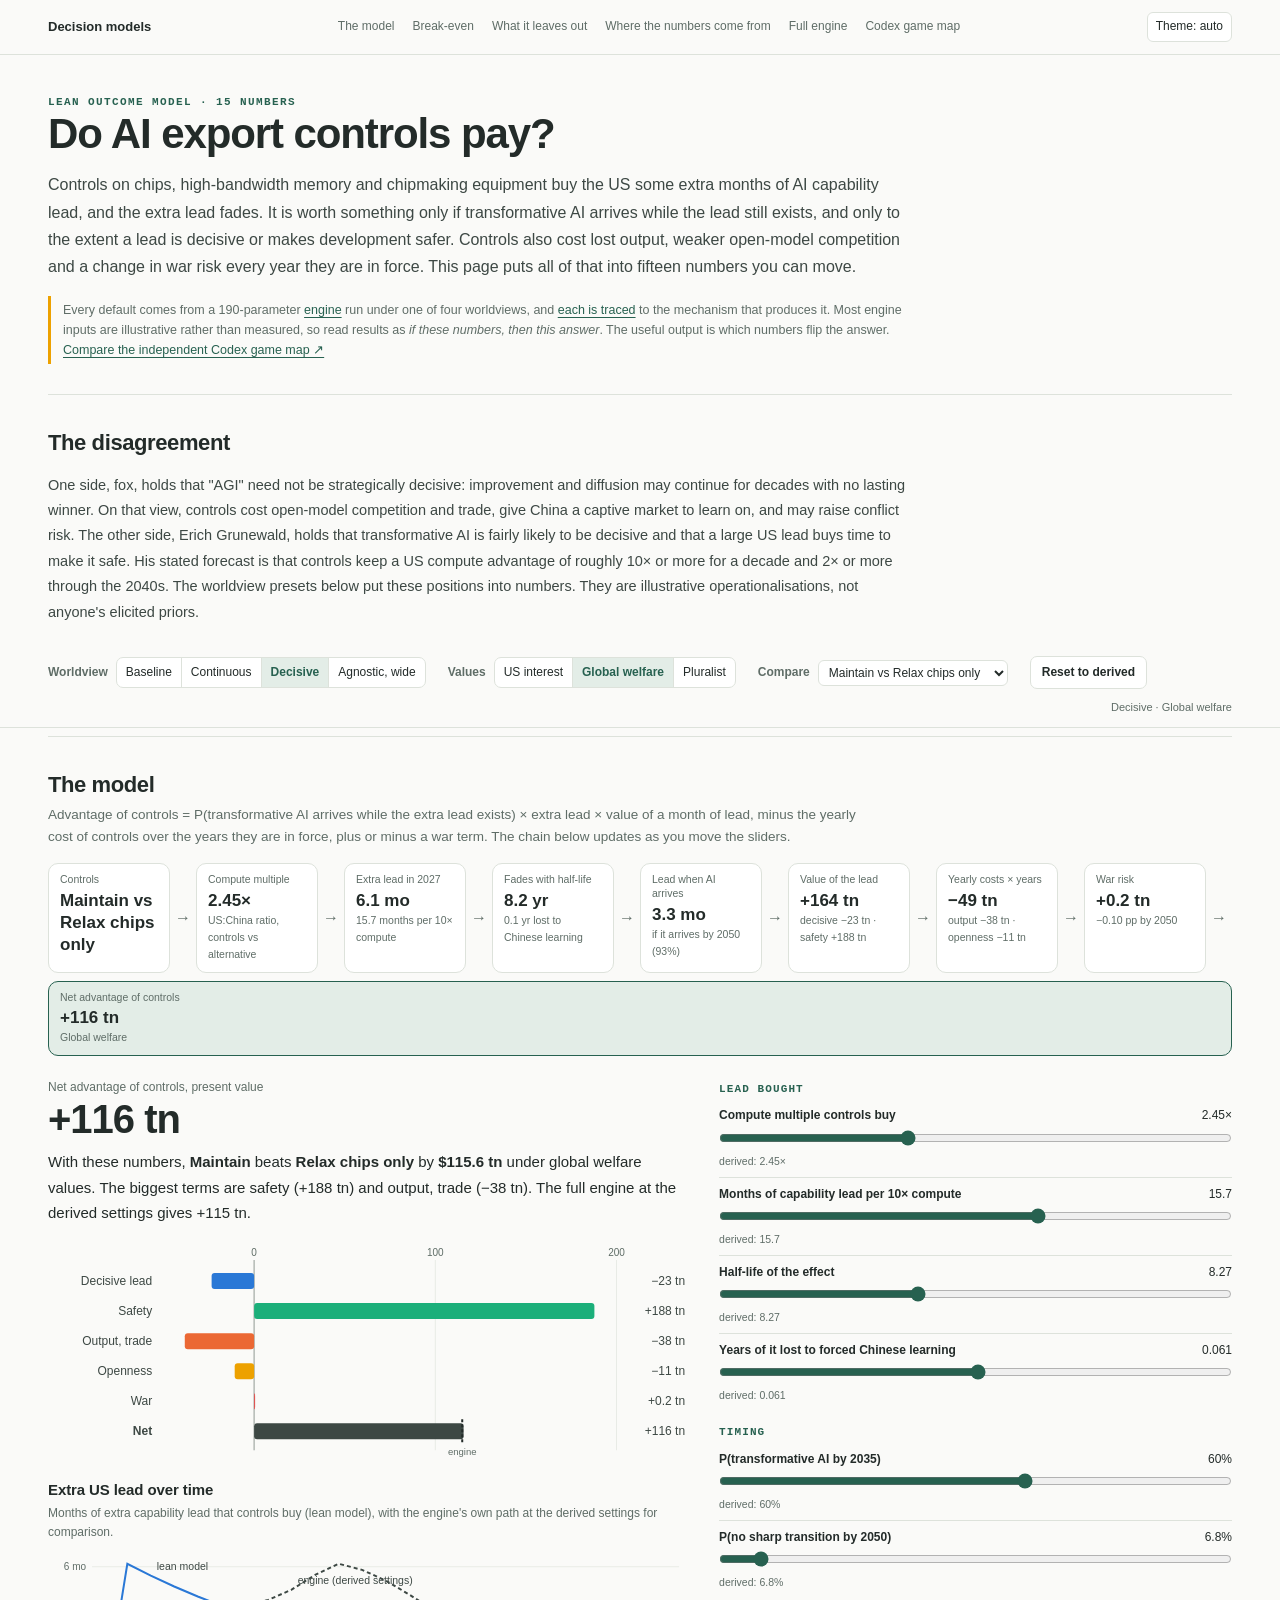
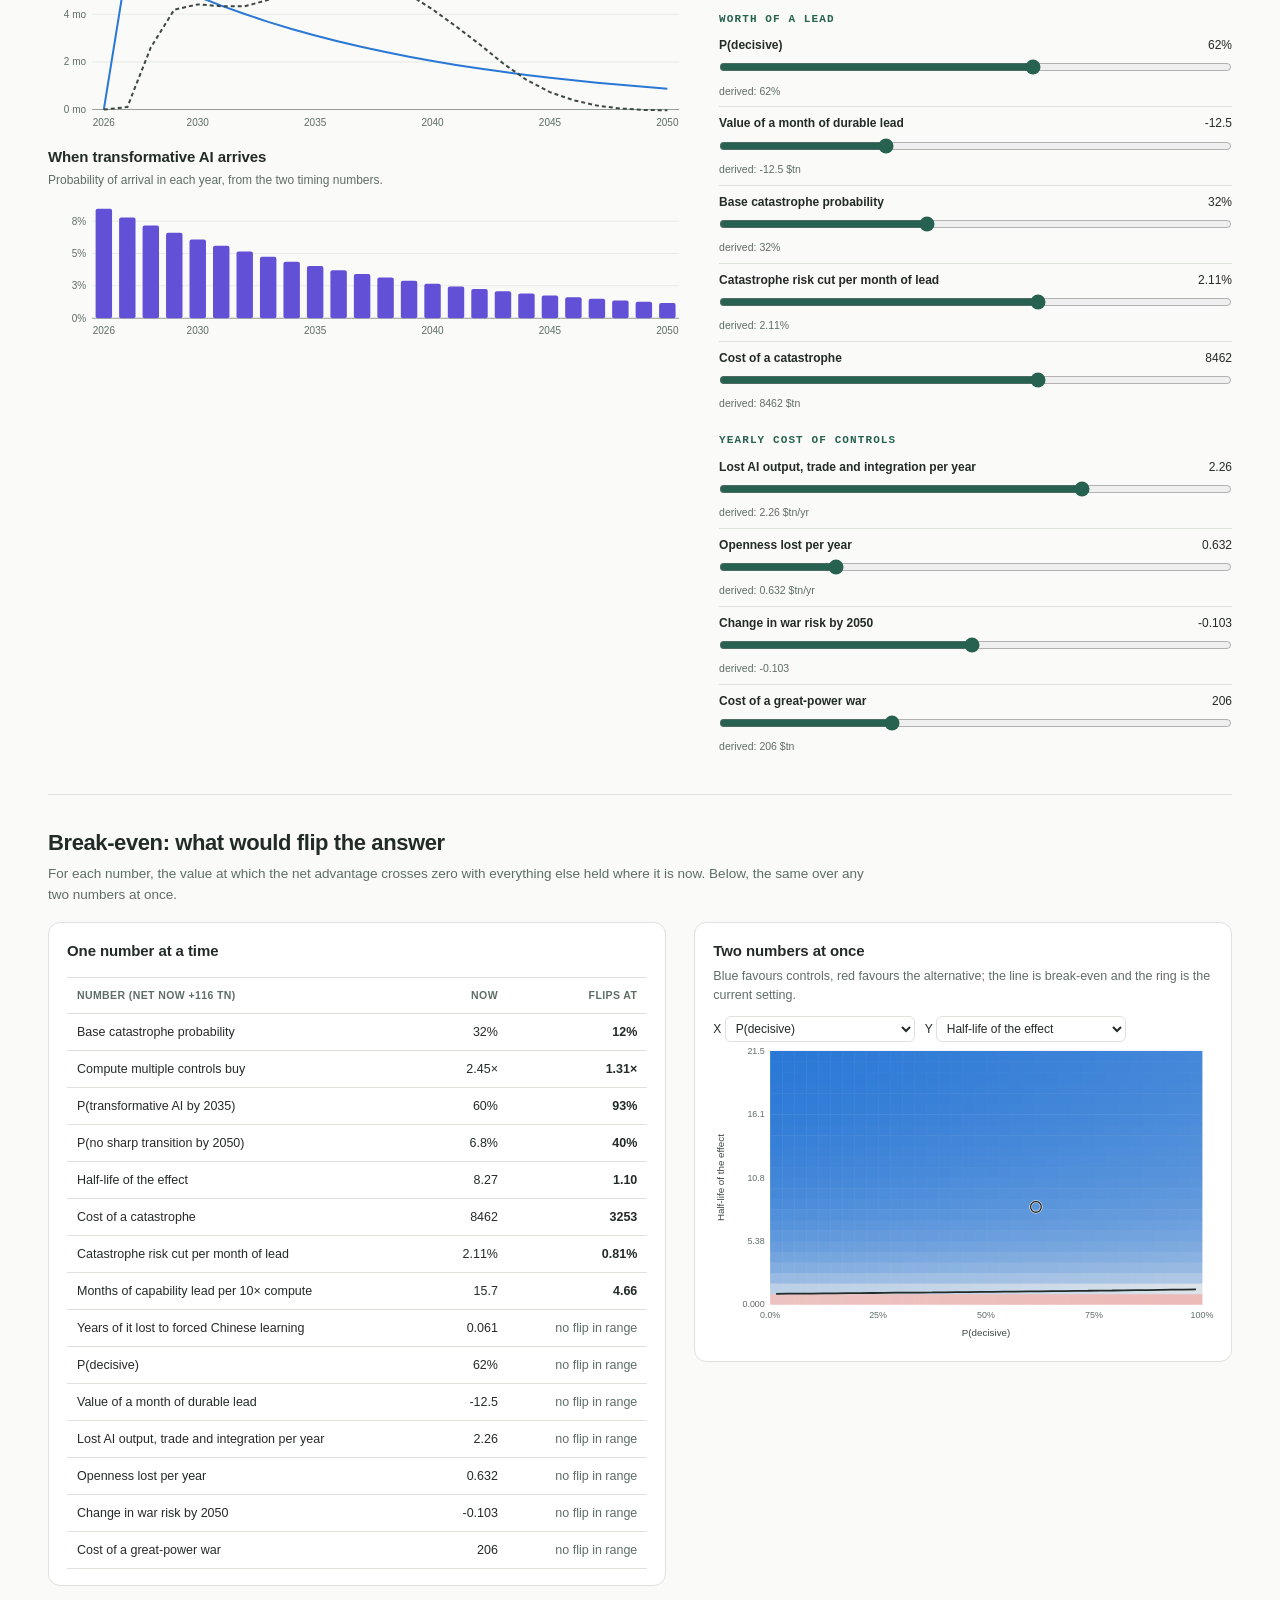
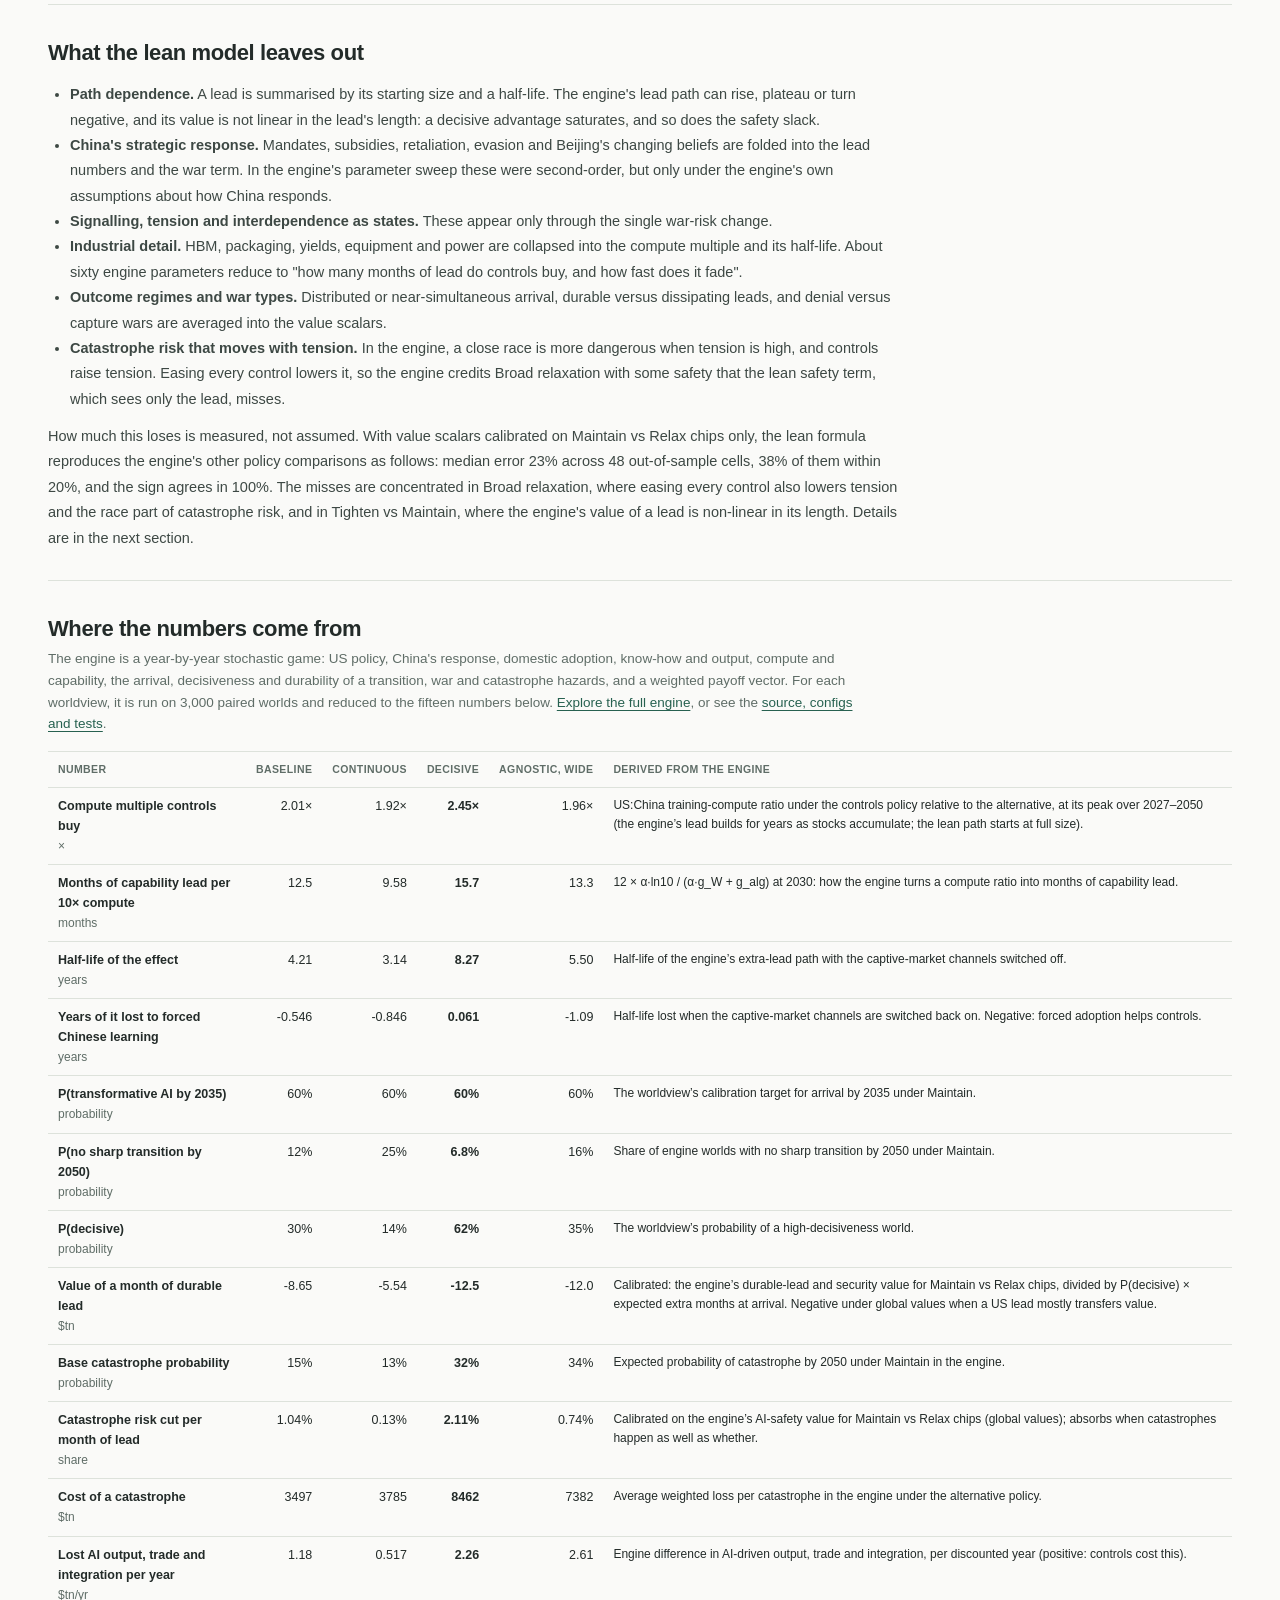
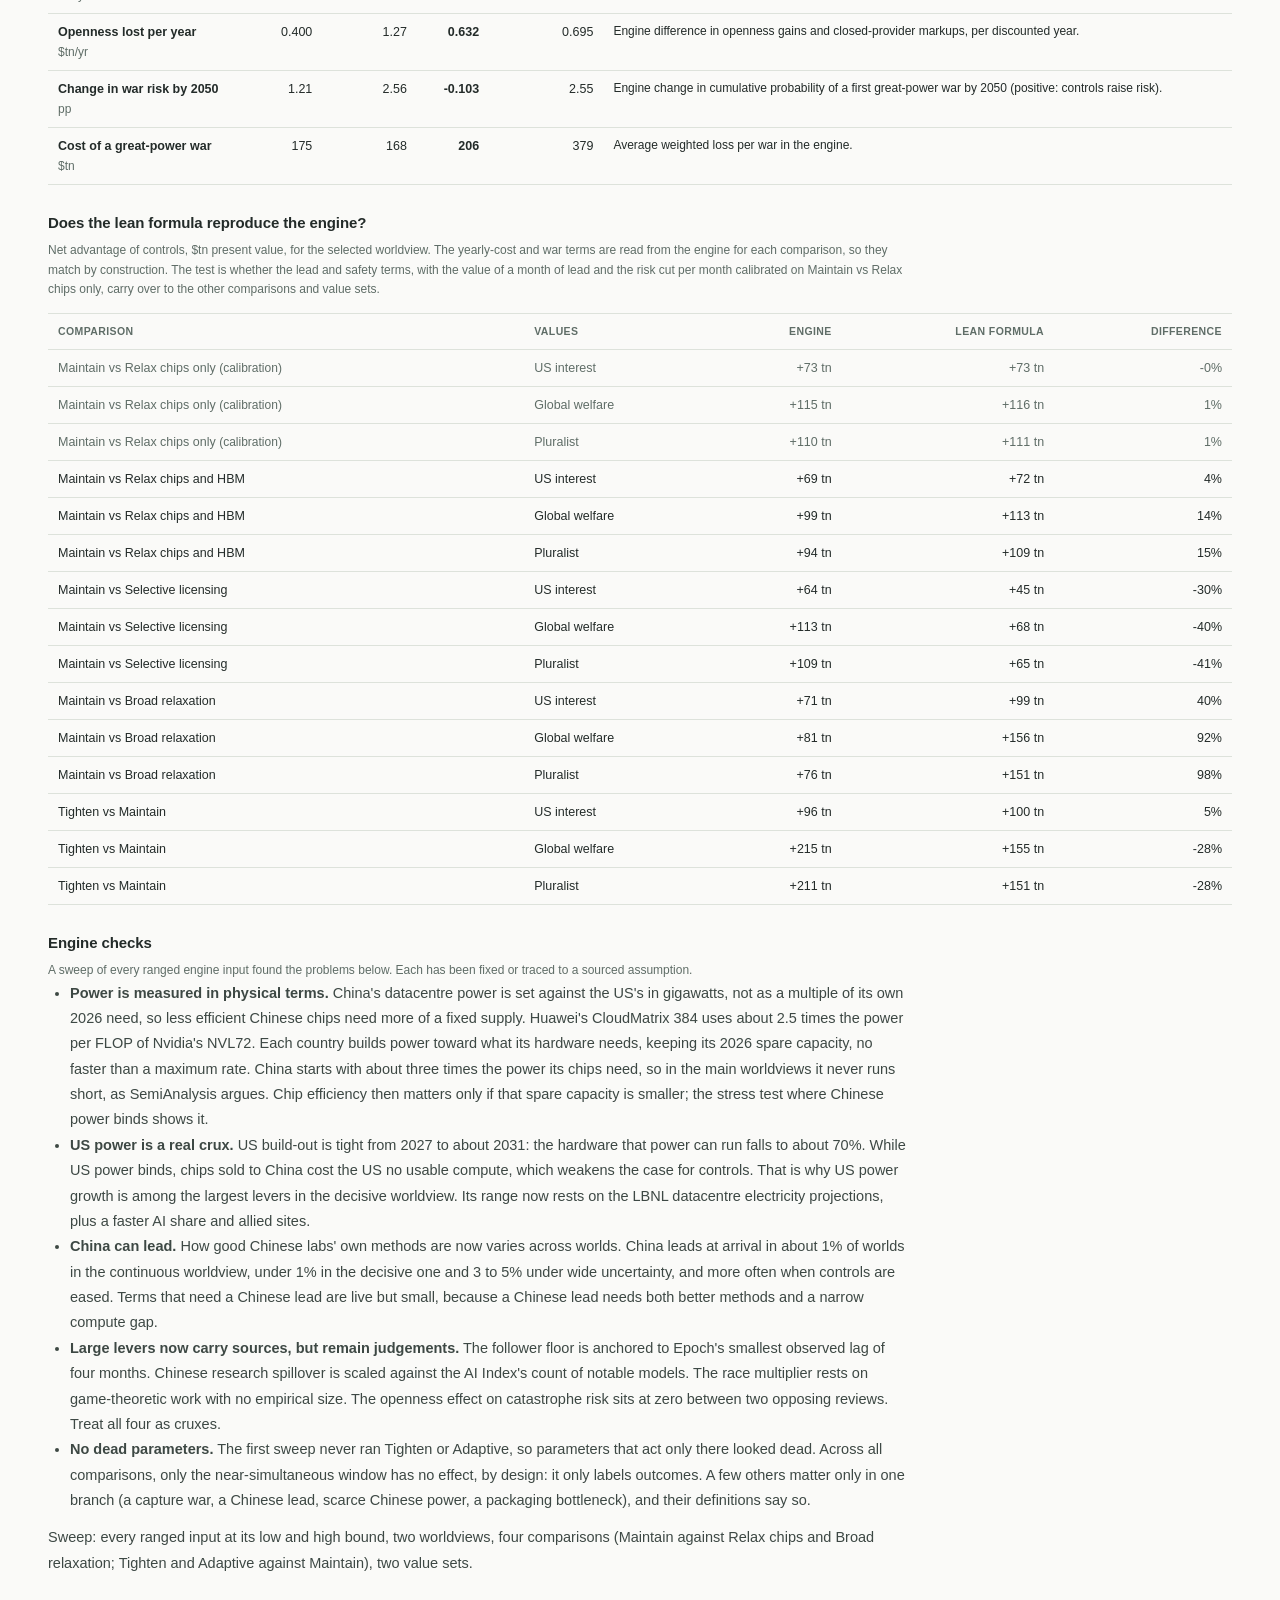
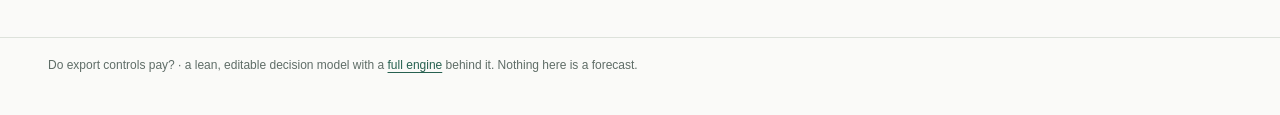
<file: index.html>
<!doctype html>
<html lang="en">
<head>
<meta charset="utf-8">
<meta name="viewport" content="width=device-width,initial-scale=1">
<meta name="description" content="A lean, 15-number model of whether US AI export controls pay: the lead they buy, when transformative AI arrives, what a lead is worth, and what controls cost.">
<meta name="theme-color" content="#fafaf8">
<title>Do Export Controls Pay?</title>
<link rel="stylesheet" href="web/style.css?v=6">
</head>
<body>
<header class="top"><div class="wrap top-inner">
  <div class="brand">Decision models</div>
  <nav aria-label="Sections"><a href="#model">The model</a><a href="#breakeven">Break-even</a><a href="#lost">What it leaves out</a><a href="#numbers">Where the numbers come from</a><a href="engine.html">Full engine</a><a href="atlas.html">Codex game map</a></nav>
  <button class="theme-btn" id="themeBtn" type="button" aria-label="Switch colour theme">Theme</button>
</div></header>

<main>
<div class="wrap">
<section class="hero">
  <div class="eyebrow">Lean outcome model · 15 numbers</div>
  <h1>Do AI export controls pay?</h1>
  <p class="lead">Controls on chips, high-bandwidth memory and chipmaking equipment buy the US some extra months of AI capability lead, and the extra lead fades. It is worth something only if transformative AI arrives while the lead still exists, and only to the extent a lead is decisive or makes development safer. Controls also cost lost output, weaker open-model competition and a change in war risk every year they are in force. This page puts all of that into fifteen numbers you can move.</p>
  <p class="notice">Every default comes from a 190-parameter <a href="engine.html">engine</a> run under one of four worldviews, and <a href="#numbers">each is traced</a> to the mechanism that produces it. Most engine inputs are illustrative rather than measured, so read results as <em>if these numbers, then this answer</em>. The useful output is which numbers flip the answer. <a href="atlas.html">Compare the independent Codex game map ↗</a></p>
</section>

<section class="block" id="motivation">
  <div class="sec-head"><div><h2>The disagreement</h2></div></div>
  <div class="prose">
    <p>One side, fox, holds that "AGI" need not be strategically decisive: improvement and diffusion may continue for decades with no lasting winner. On that view, controls cost open-model competition and trade, give China a captive market to learn on, and may raise conflict risk. The other side, Erich Grunewald, holds that transformative AI is fairly likely to be decisive and that a large US lead buys time to make it safe. His stated forecast is that controls keep a US compute advantage of roughly 10× or more for a decade and 2× or more through the 2040s. The worldview presets below put these positions into numbers. They are illustrative operationalisations, not anyone's elicited priors.</p>
  </div>
</section>
</div>

<div class="controls"><div class="wrap">
  <div class="ctl"><span class="lab">Worldview</span><div class="seg" id="cfgSeg" role="group" aria-label="Worldview"></div></div>
  <div class="ctl"><span class="lab">Values</span><div class="seg" id="wSeg" role="group" aria-label="Whose dollars count"></div></div>
  <div class="ctl"><label for="pairSel">Compare</label><select id="pairSel"></select></div>
  <div class="ctl"><button class="btn" id="resetBtn" type="button">Reset to derived</button></div>
  <span id="status" aria-live="polite"></span>
</div></div>

<div class="wrap">
<section class="block" id="model">
  <div class="sec-head"><div><h2>The model</h2><p>Advantage of controls = P(transformative AI arrives while the extra lead exists) × extra lead × value of a month of lead, minus the yearly cost of controls over the years they are in force, plus or minus a war term. The chain below updates as you move the sliders.</p></div></div>
  <div class="chain" id="chain"></div>
  <div class="lean-grid">
    <div>
      <div class="small muted">Net advantage of controls, present value</div>
      <div class="bignum" id="net"></div>
      <p class="reading" id="reading" style="margin-top:8px"></p>
      <svg class="chart" id="terms" role="img" aria-label="Decomposition of the net advantage"></svg>
      <h3 style="margin:18px 0 2px">Extra US lead over time</h3>
      <p class="small muted">Months of extra capability lead that controls buy (lean model), with the engine's own path at the derived settings for comparison.</p>
      <svg class="chart" id="leadChart" role="img" aria-label="Extra lead over time"></svg>
      <h3 style="margin:12px 0 2px">When transformative AI arrives</h3>
      <p class="small muted">Probability of arrival in each year, from the two timing numbers.</p>
      <svg class="chart" id="arrChart" role="img" aria-label="Arrival probability by year"></svg>
    </div>
    <div id="sliders"></div>
  </div>
</section>

<section class="block" id="breakeven">
  <div class="sec-head"><div><h2>Break-even: what would flip the answer</h2><p>For each number, the value at which the net advantage crosses zero with everything else held where it is now. Below, the same over any two numbers at once.</p></div></div>
  <div class="two">
    <div class="card"><h3>One number at a time</h3><div class="table-wrap"><table class="fliptable" id="flipTable"></table></div></div>
    <div class="card"><h3>Two numbers at once</h3><p class="d">Blue favours controls, red favours the alternative; the line is break-even and the ring is the current setting.</p>
      <div class="row"><label class="small">X <select id="hmX"></select></label><label class="small">Y <select id="hmY"></select></label></div>
      <svg class="chart" id="heat" role="img" aria-label="Break-even surface"></svg></div>
  </div>
</section>

<section class="block" id="lost">
  <div class="sec-head"><div><h2>What the lean model leaves out</h2></div></div>
  <div class="prose">
    <ul>
      <li><strong>Path dependence.</strong> A lead is summarised by its starting size and a half-life. The engine's lead path can rise, plateau or turn negative, and its value is not linear in the lead's length: a decisive advantage saturates, and so does the safety slack.</li>
      <li><strong>China's strategic response.</strong> Mandates, subsidies, retaliation, evasion and Beijing's changing beliefs are folded into the lead numbers and the war term. In the engine's parameter sweep these were second-order, but only under the engine's own assumptions about how China responds.</li>
      <li><strong>Signalling, tension and interdependence as states.</strong> These appear only through the single war-risk change.</li>
      <li><strong>Industrial detail.</strong> HBM, packaging, yields, equipment and power are collapsed into the compute multiple and its half-life. About sixty engine parameters reduce to "how many months of lead do controls buy, and how fast does it fade".</li>
      <li><strong>Outcome regimes and war types.</strong> Distributed or near-simultaneous arrival, durable versus dissipating leads, and denial versus capture wars are averaged into the value scalars.</li>
      <li><strong>Catastrophe risk that moves with tension.</strong> In the engine, a close race is more dangerous when tension is high, and controls raise tension. Easing every control lowers it, so the engine credits Broad relaxation with some safety that the lean safety term, which sees only the lead, misses.</li>
    </ul>
    <p>How much this loses is measured, not assumed. With value scalars calibrated on Maintain vs Relax chips only, the lean formula reproduces the engine's other policy comparisons as follows: <span id="valSummary"></span> Details are in the next section.</p>
  </div>
</section>

<section class="block" id="numbers">
  <div class="sec-head"><div><h2>Where the numbers come from</h2><p>The engine is a year-by-year stochastic game: US policy, China's response, domestic adoption, know-how and output, compute and capability, the arrival, decisiveness and durability of a transition, war and catastrophe hazards, and a weighted payoff vector. For each worldview, it is run on 3,000 paired worlds and reduced to the fifteen numbers below. <a href="engine.html">Explore the full engine</a>, or see the <a href="https://github.com/Forkhead-box-protein-P2/ai-export-controls-model">source, configs and tests</a>.</p></div></div>
  <div class="table-wrap"><table id="derivTable"></table></div>
  <h3 style="margin:26px 0 6px">Does the lean formula reproduce the engine?</h3>
  <p class="small muted" style="max-width:860px">Net advantage of controls, $tn present value, for the selected worldview. The yearly-cost and war terms are read from the engine for each comparison, so they match by construction. The test is whether the lead and safety terms, with the value of a month of lead and the risk cut per month calibrated on Maintain vs Relax chips only, carry over to the other comparisons and value sets.</p>
  <div class="table-wrap"><table id="valTable"></table></div>
  <h3 style="margin:26px 0 6px">Engine checks</h3>
  <p class="small muted" style="max-width:860px">A sweep of every ranged engine input found the problems below. Each has been fixed or traced to a sourced assumption.</p>
  <div class="prose"><ul>
    <li><strong>Power is measured in physical terms.</strong> China's datacentre power is set against the US's in gigawatts, not as a multiple of its own 2026 need, so less efficient Chinese chips need more of a fixed supply. Huawei's CloudMatrix 384 uses about 2.5 times the power per FLOP of Nvidia's NVL72. Each country builds power toward what its hardware needs, keeping its 2026 spare capacity, no faster than a maximum rate. China starts with about three times the power its chips need, so in the main worldviews it never runs short, as SemiAnalysis argues. Chip efficiency then matters only if that spare capacity is smaller; the stress test where Chinese power binds shows it.</li>
    <li><strong>US power is a real crux.</strong> US build-out is tight from 2027 to about 2031: the hardware that power can run falls to about 70%. While US power binds, chips sold to China cost the US no usable compute, which weakens the case for controls. That is why US power growth is among the largest levers in the decisive worldview. Its range now rests on the LBNL datacentre electricity projections, plus a faster AI share and allied sites.</li>
    <li><strong>China can lead.</strong> How good Chinese labs' own methods are now varies across worlds. China leads at arrival in about 1% of worlds in the continuous worldview, under 1% in the decisive one and 3 to 5% under wide uncertainty, and more often when controls are eased. Terms that need a Chinese lead are live but small, because a Chinese lead needs both better methods and a narrow compute gap.</li>
    <li><strong>Large levers now carry sources, but remain judgements.</strong> The follower floor is anchored to Epoch's smallest observed lag of four months. Chinese research spillover is scaled against the AI Index's count of notable models. The race multiplier rests on game-theoretic work with no empirical size. The openness effect on catastrophe risk sits at zero between two opposing reviews. Treat all four as cruxes.</li>
    <li><strong>No dead parameters.</strong> The first sweep never ran Tighten or Adaptive, so parameters that act only there looked dead. Across all comparisons, only the near-simultaneous window has no effect, by design: it only labels outcomes. A few others matter only in one branch (a capture war, a Chinese lead, scarce Chinese power, a packaging bottleneck), and their definitions say so.</li>
  </ul><p class="small muted">Sweep: every ranged input at its low and high bound, two worldviews, four comparisons (Maintain against Relax chips and Broad relaxation; Tighten and Adaptive against Maintain), two value sets.</p></div>
</section>
</div>
</main>
<footer class="footer"><div class="wrap">Do export controls pay? · a lean, editable decision model with a <a href="engine.html">full engine</a> behind it. Nothing here is a forecast.</div></footer>
<div id="tip" role="tooltip"></div>
<script src="web/lean_params.js?v=6"></script>
<script src="web/lean.js?v=6"></script>
<script src="web/lean_app.js?v=6"></script>
</body>
</html>
</file>
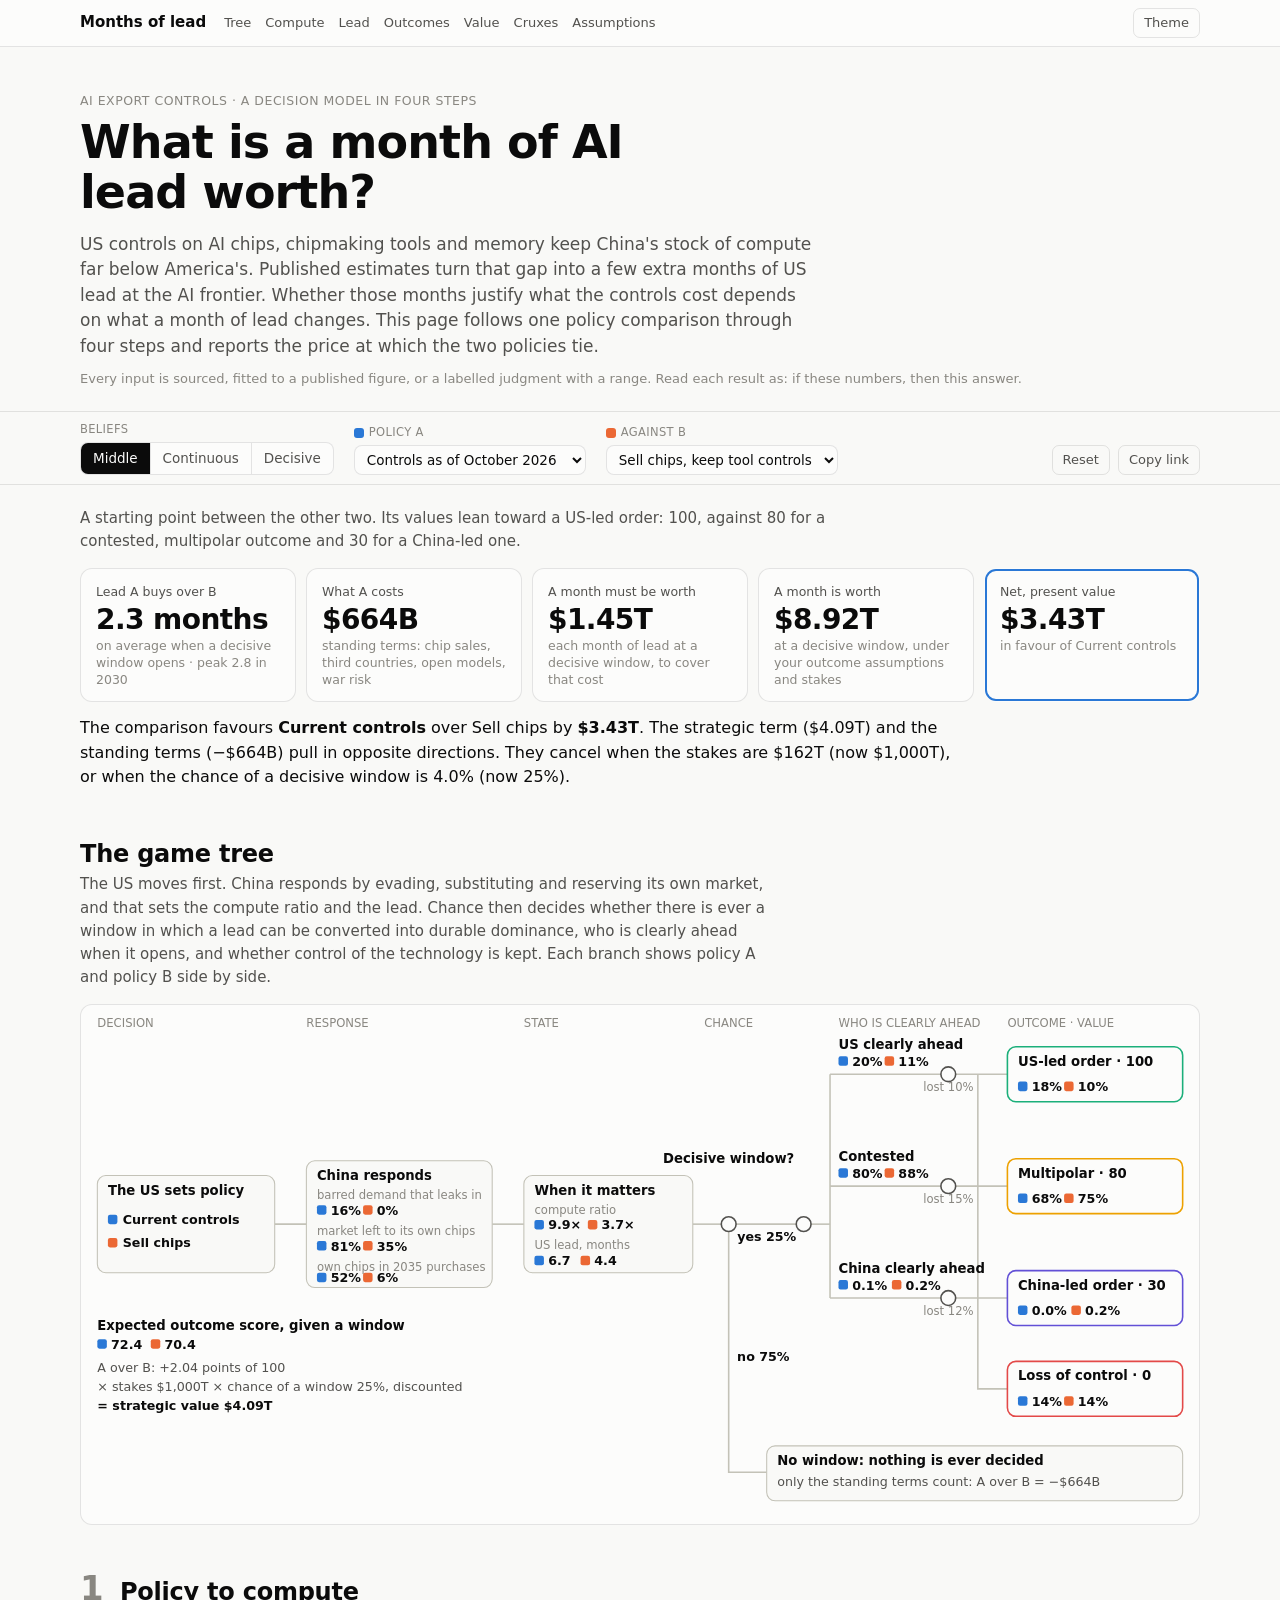
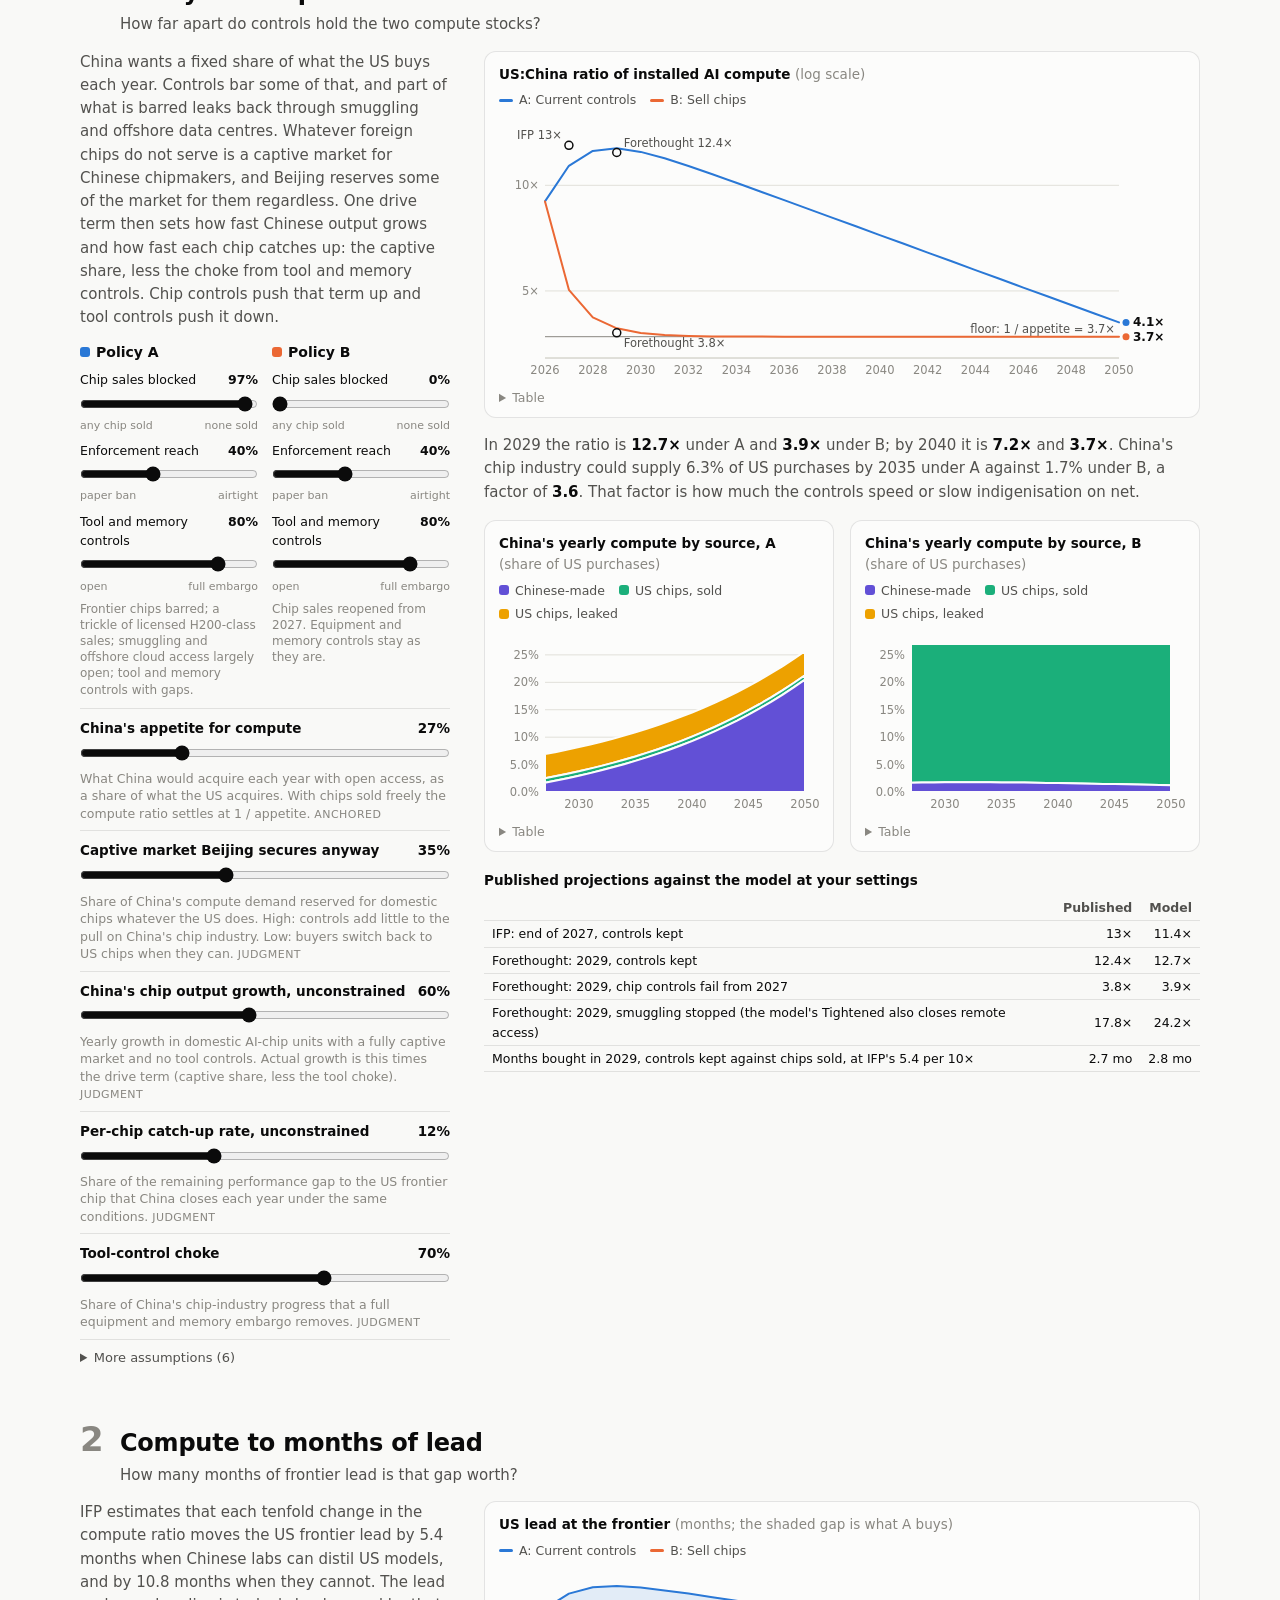
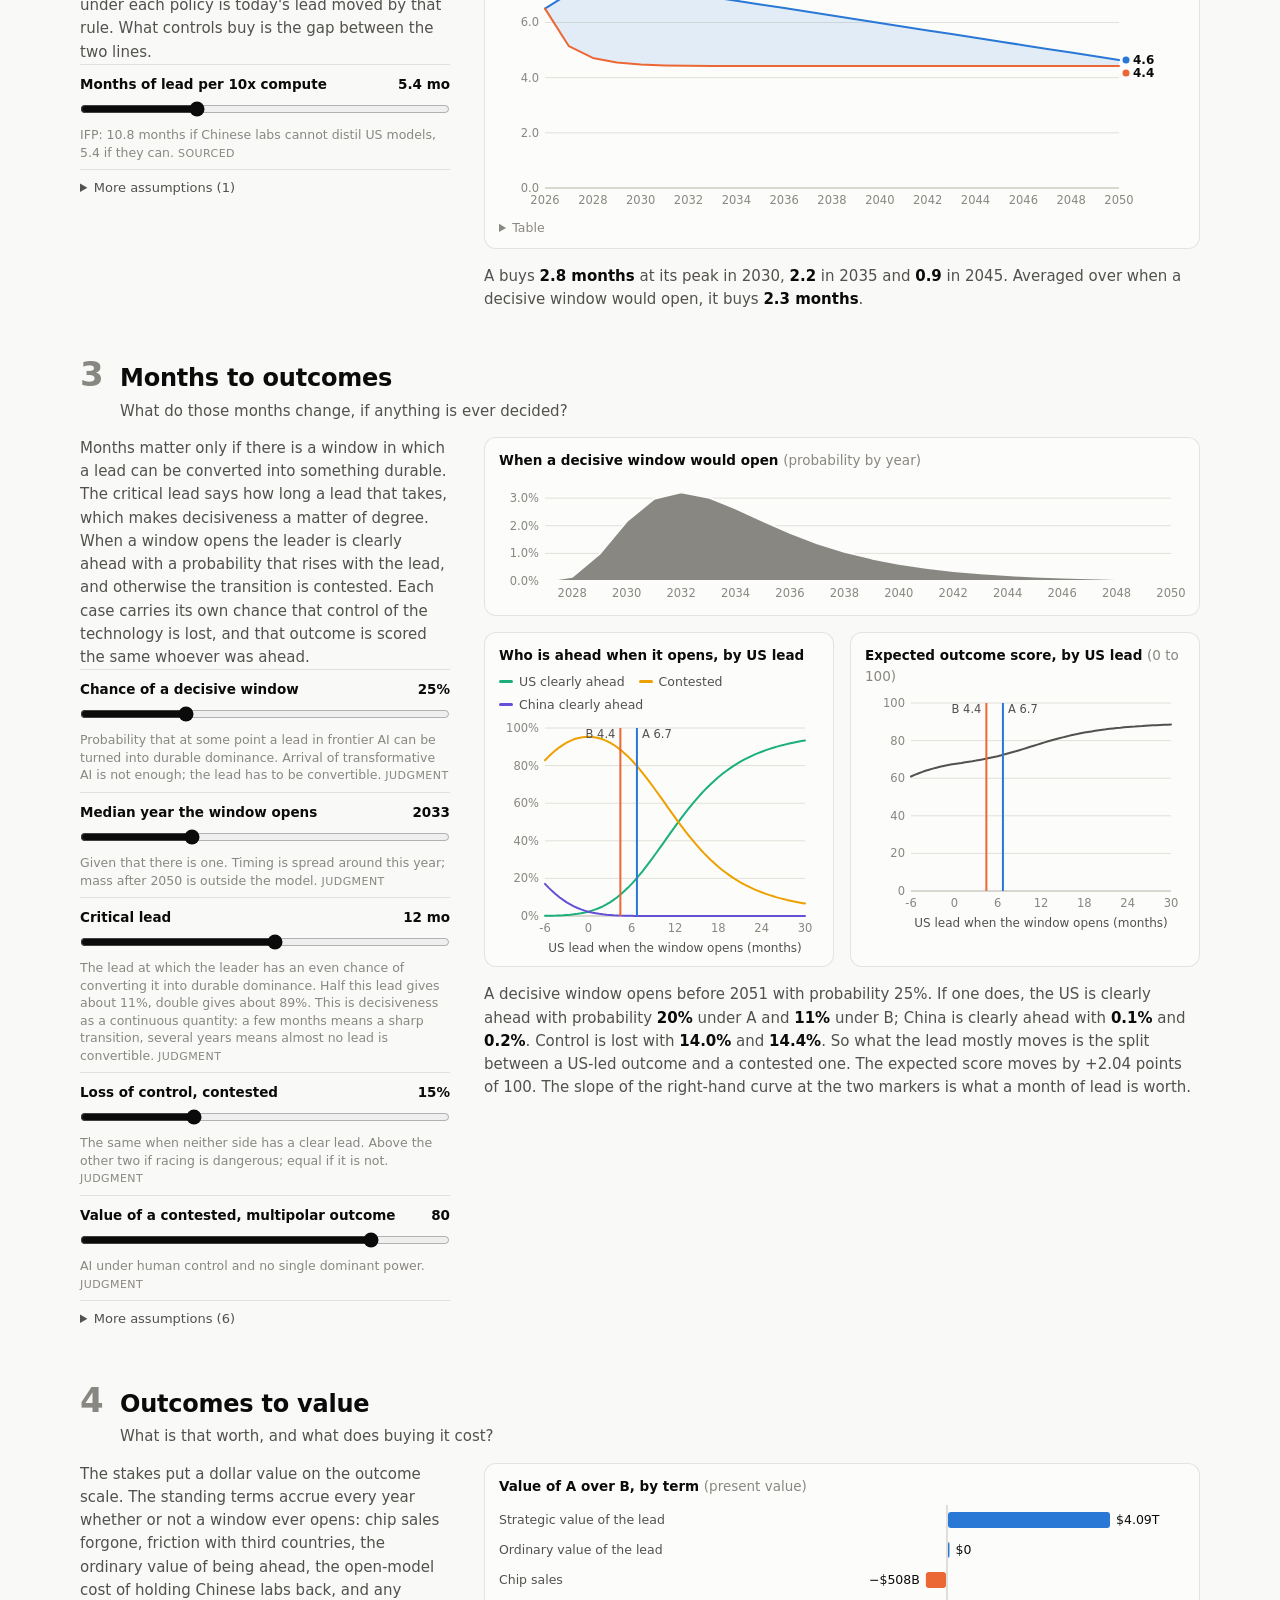
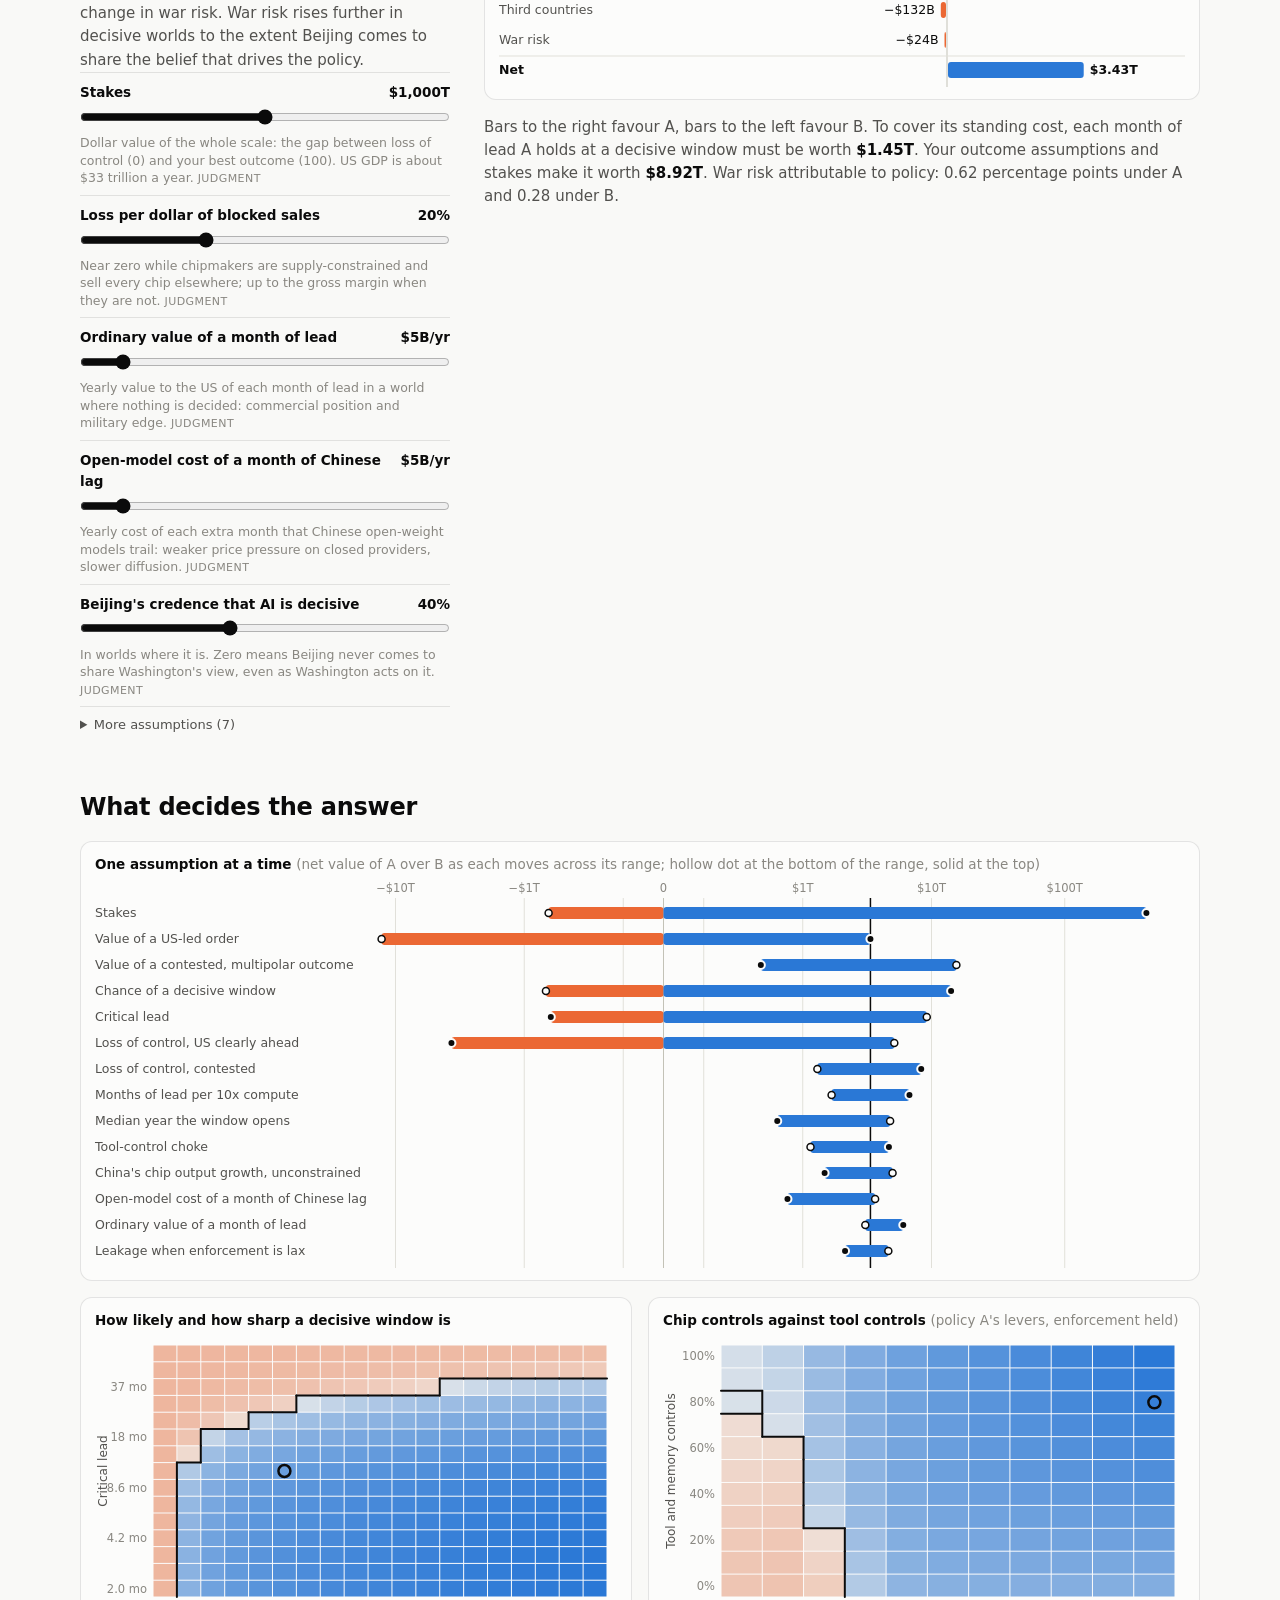
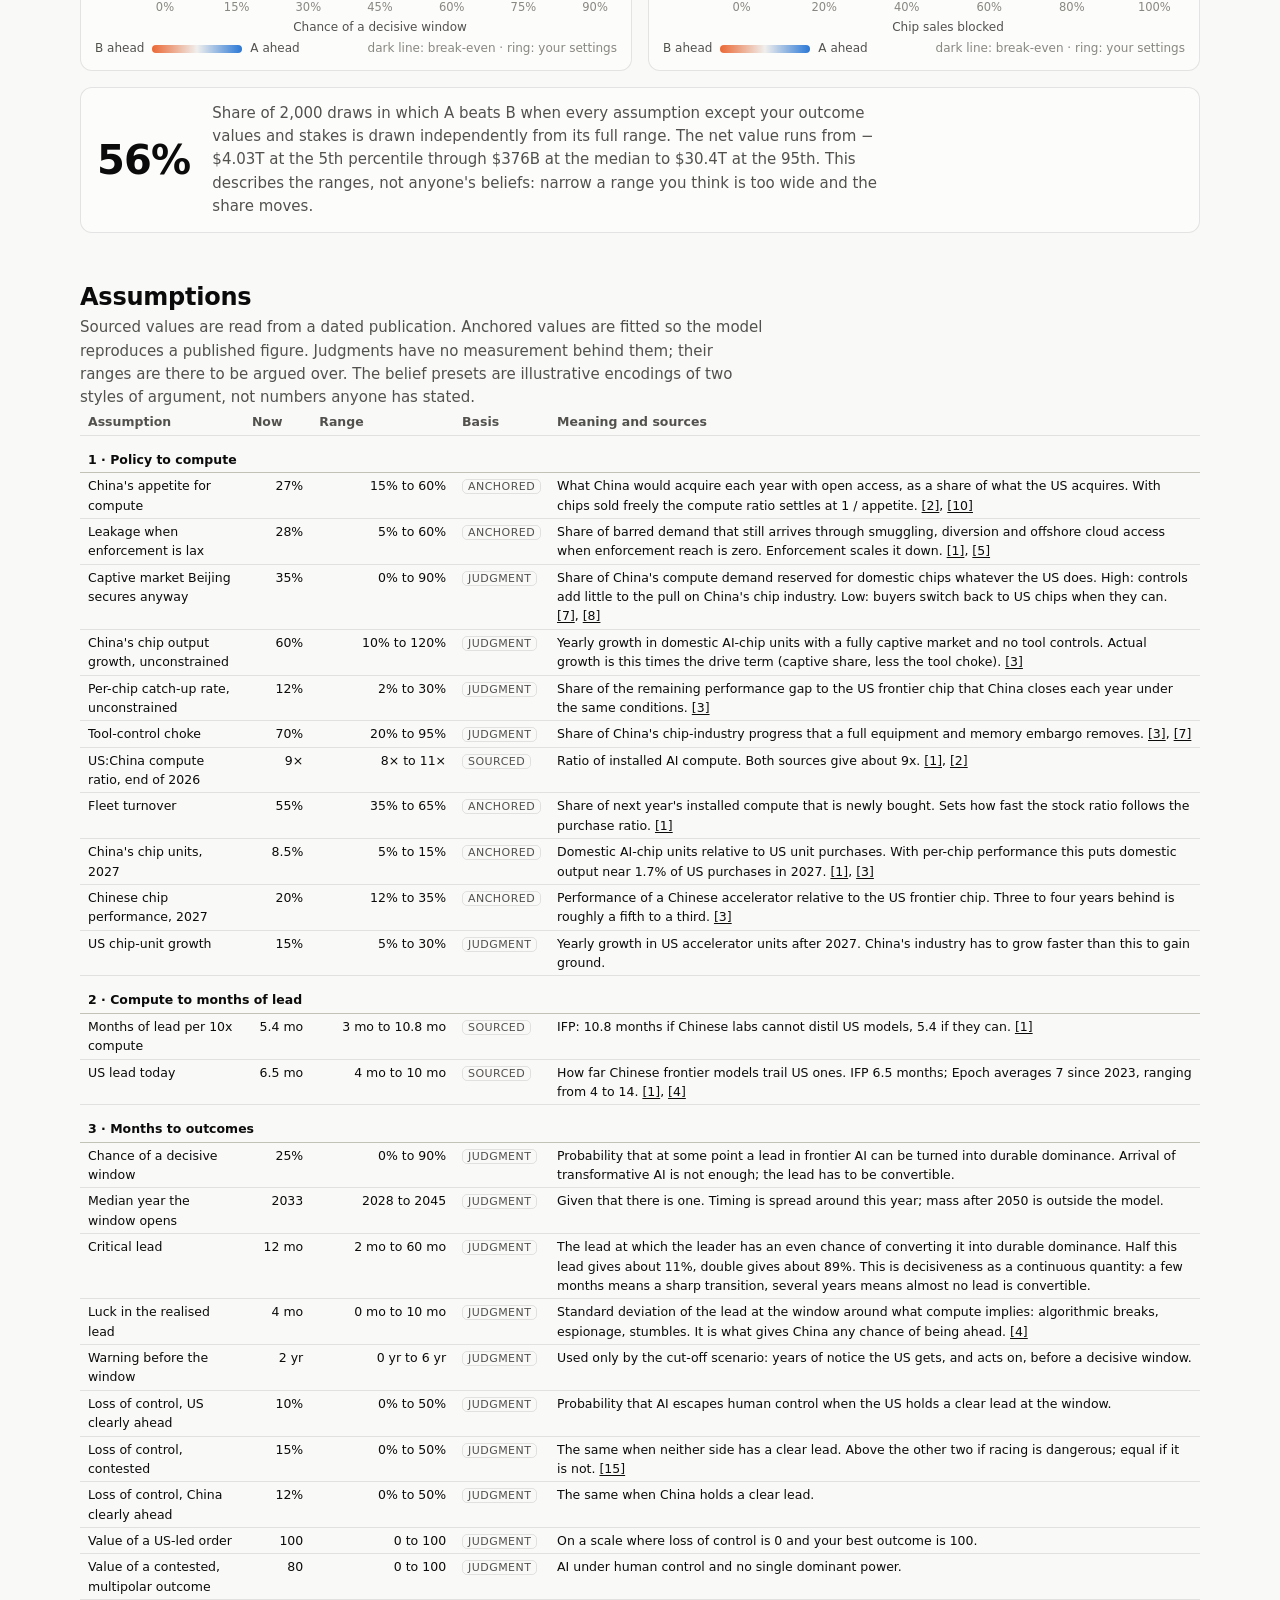
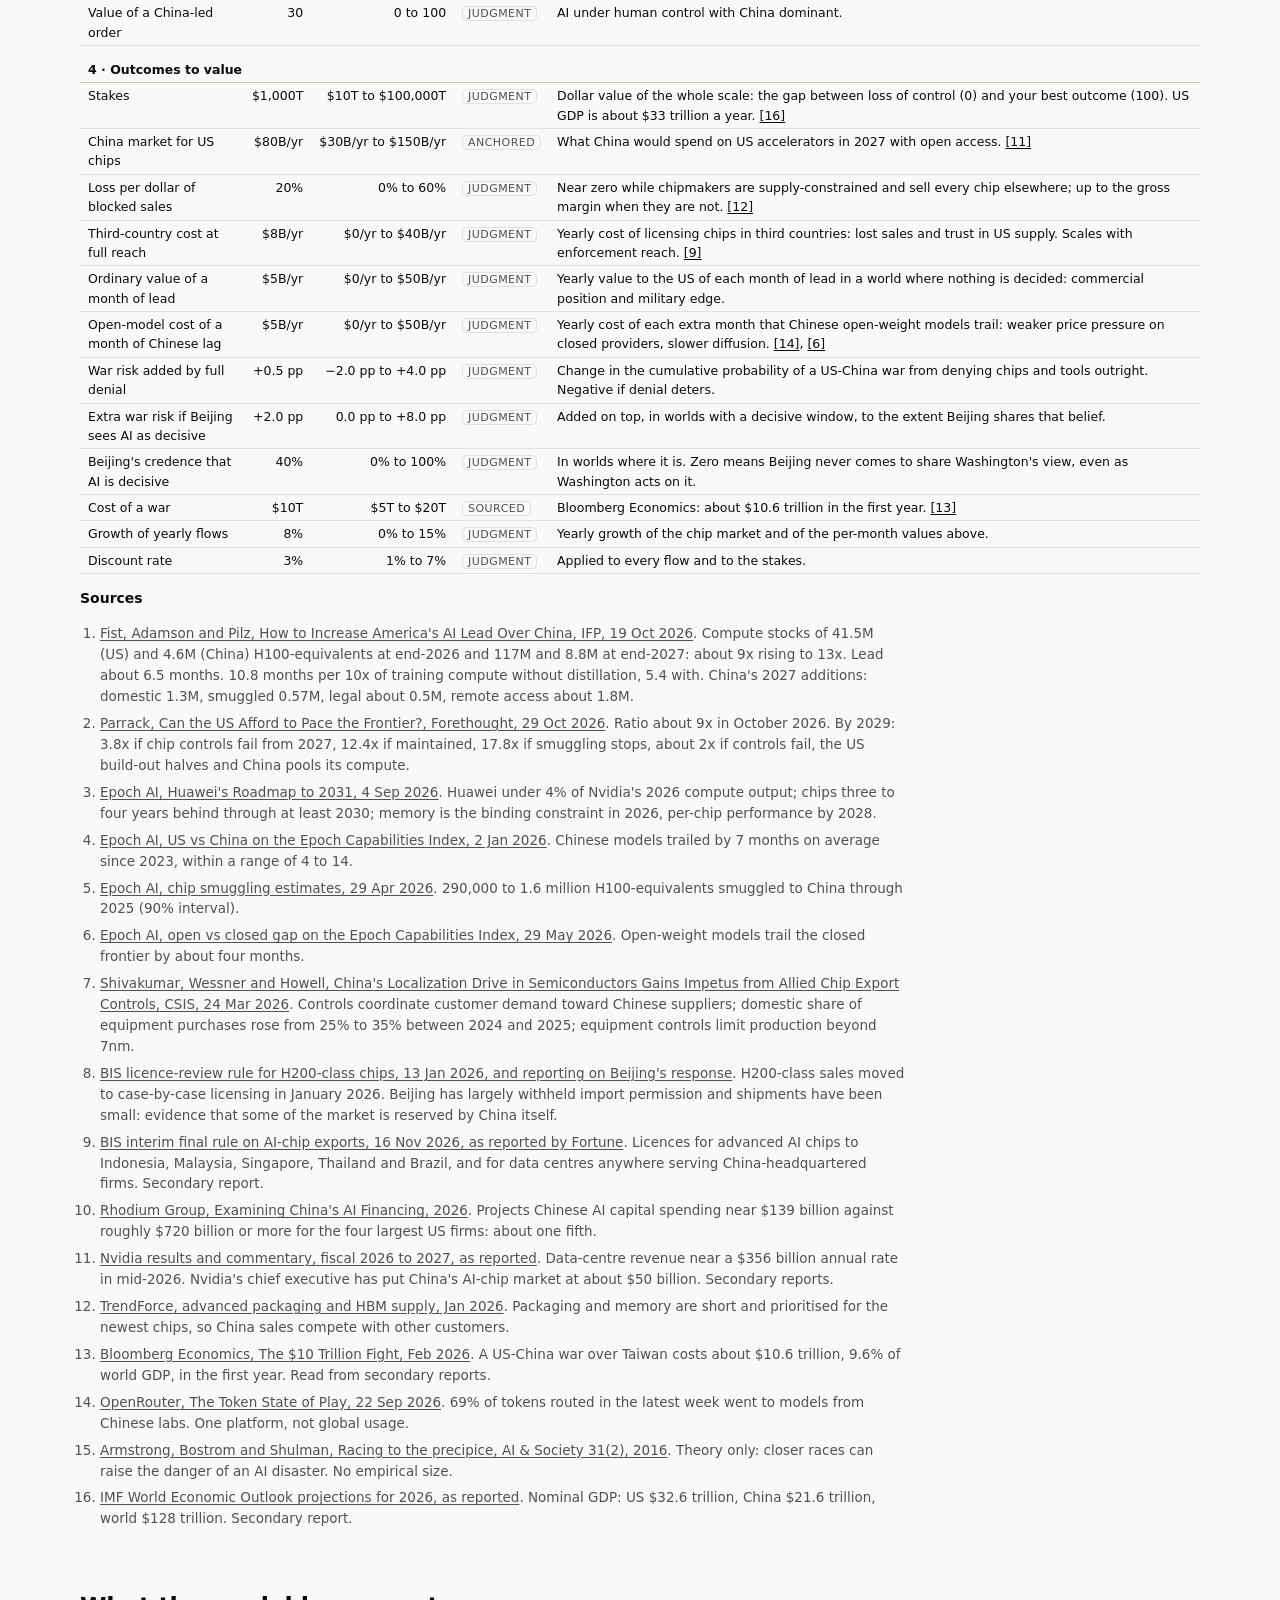
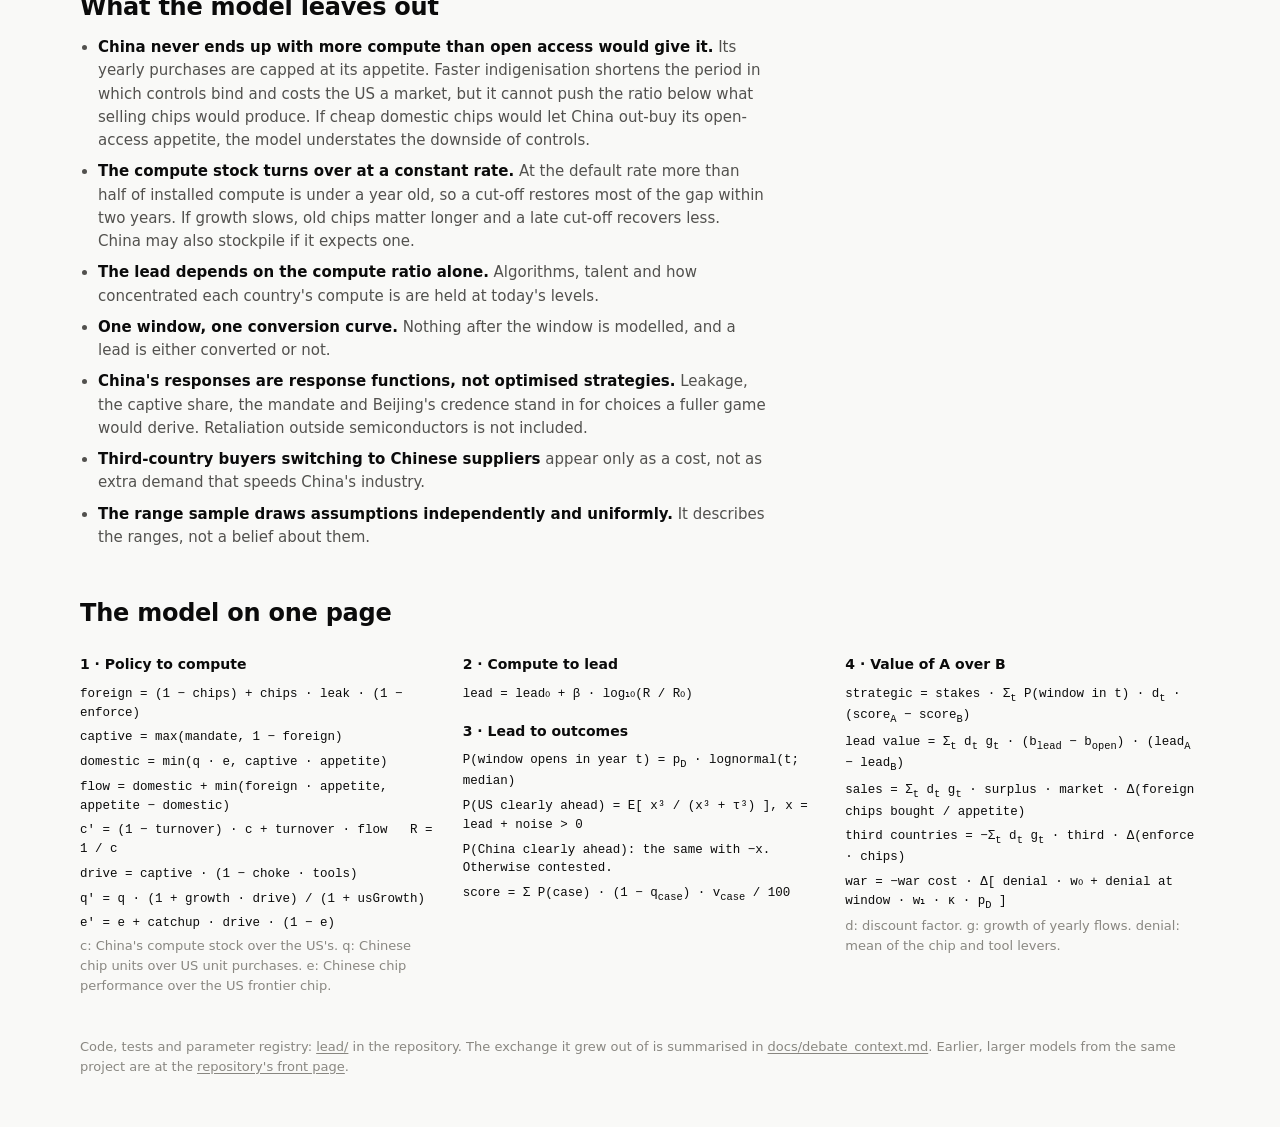
<file: lead/index.html>
<!doctype html>
<html lang="en">
<head>
<meta charset="utf-8">
<meta name="viewport" content="width=device-width,initial-scale=1">
<meta name="description" content="A four-step decision model of US AI export controls: the compute gap they hold, the months of lead that buys, what those months change, and the price at which controls break even.">
<title>What is a month of AI lead worth?</title>
<link rel="stylesheet" href="style.css?v=1">
</head>
<body>
<header class="top"><div class="wrap top-inner">
  <a class="brand" href="#top">Months of lead</a>
  <nav aria-label="Sections">
    <a href="#tree">Tree</a><a href="#s1">Compute</a><a href="#s2">Lead</a><a href="#s3">Outcomes</a><a href="#s4">Value</a><a href="#cruxes">Cruxes</a><a href="#assumptions">Assumptions</a>
  </nav>
  <button class="ghost" id="themeBtn" type="button">Theme</button>
</div></header>

<main id="top">
<section class="wrap hero">
  <div class="eyebrow">AI export controls · a decision model in four steps</div>
  <h1>What is a month of AI lead worth?</h1>
  <p class="lede">US controls on AI chips, chipmaking tools and memory keep China's stock of compute far below America's. Published estimates turn that gap into a few extra months of US lead at the AI frontier. Whether those months justify what the controls cost depends on what a month of lead changes. This page follows one policy comparison through four steps and reports the price at which the two policies tie.</p>
  <p class="small muted">Every input is sourced, fitted to a published figure, or a labelled judgment with a range. Read each result as: if these numbers, then this answer.</p>
</section>

<div class="bar" id="bar"><div class="wrap bar-inner">
  <div class="field"><span class="field-label">Beliefs</span><div class="seg" id="presetSeg" role="group" aria-label="Belief preset"></div></div>
  <div class="field"><label class="field-label" for="selA"><span class="sw sw-a"></span>Policy A</label><select id="selA"></select></div>
  <div class="field"><label class="field-label" for="selB"><span class="sw sw-b"></span>against B</label><select id="selB"></select></div>
  <div class="field field-end"><button class="ghost" id="resetBtn" type="button">Reset</button><button class="ghost" id="linkBtn" type="button">Copy link</button></div>
</div></div>

<section class="wrap" id="verdict" aria-live="polite">
  <p class="preset-blurb" id="presetBlurb"></p>
  <div class="tiles" id="tiles"></div>
  <p class="verdict-text" id="verdictText"></p>
</section>

<section class="wrap block" id="tree">
  <h2>The game tree</h2>
  <p class="prose">The US moves first. China responds by evading, substituting and reserving its own market, and that sets the compute ratio and the lead. Chance then decides whether there is ever a window in which a lead can be converted into durable dominance, who is clearly ahead when it opens, and whether control of the technology is kept. Each branch shows policy A and policy B side by side.</p>
  <div class="scroll-x"><div id="treeHost" class="tree-host"></div></div>
</section>

<section class="wrap block stage" id="s1">
  <div class="stage-head"><span class="stage-n">1</span><div><h2>Policy to compute</h2><p class="stage-q">How far apart do controls hold the two compute stocks?</p></div></div>
  <div class="stage-grid">
    <div class="stage-side">
      <p class="prose">China wants a fixed share of what the US buys each year. Controls bar some of that, and part of what is barred leaks back through smuggling and offshore data centres. Whatever foreign chips do not serve is a captive market for Chinese chipmakers, and Beijing reserves some of the market for them regardless. One drive term then sets how fast Chinese output grows and how fast each chip catches up: the captive share, less the choke from tool and memory controls. Chip controls push that term up and tool controls push it down.</p>
      <div class="levers"><div><h3><span class="sw sw-a"></span>Policy A</h3><div id="leversA"></div></div><div><h3><span class="sw sw-b"></span>Policy B</h3><div id="leversB"></div></div></div>
      <div id="ctl-compute"></div>
    </div>
    <div class="stage-main">
      <figure><figcaption>US:China ratio of installed AI compute <span class="muted">(log scale)</span></figcaption><div id="chRatio"></div></figure>
      <p class="readout" id="read1"></p>
      <div class="pair">
        <figure><figcaption>China's yearly compute by source, A <span class="muted">(share of US purchases)</span></figcaption><div id="chMixA"></div></figure>
        <figure><figcaption>China's yearly compute by source, B <span class="muted">(share of US purchases)</span></figcaption><div id="chMixB"></div></figure>
      </div>
      <div id="anchors"></div>
    </div>
  </div>
</section>

<section class="wrap block stage" id="s2">
  <div class="stage-head"><span class="stage-n">2</span><div><h2>Compute to months of lead</h2><p class="stage-q">How many months of frontier lead is that gap worth?</p></div></div>
  <div class="stage-grid">
    <div class="stage-side">
      <p class="prose">IFP estimates that each tenfold change in the compute ratio moves the US frontier lead by 5.4 months when Chinese labs can distil US models, and by 10.8 months when they cannot. The lead under each policy is today's lead moved by that rule. What controls buy is the gap between the two lines.</p>
      <div id="ctl-lead"></div>
    </div>
    <div class="stage-main">
      <figure><figcaption>US lead at the frontier <span class="muted">(months; the shaded gap is what A buys)</span></figcaption><div id="chLead"></div></figure>
      <p class="readout" id="read2"></p>
    </div>
  </div>
</section>

<section class="wrap block stage" id="s3">
  <div class="stage-head"><span class="stage-n">3</span><div><h2>Months to outcomes</h2><p class="stage-q">What do those months change, if anything is ever decided?</p></div></div>
  <div class="stage-grid">
    <div class="stage-side">
      <p class="prose">Months matter only if there is a window in which a lead can be converted into something durable. The critical lead says how long a lead that takes, which makes decisiveness a matter of degree. When a window opens the leader is clearly ahead with a probability that rises with the lead, and otherwise the transition is contested. Each case carries its own chance that control of the technology is lost, and that outcome is scored the same whoever was ahead.</p>
      <div id="ctl-outcomes"></div>
    </div>
    <div class="stage-main">
      <figure><figcaption>When a decisive window would open <span class="muted">(probability by year)</span></figcaption><div id="chWindow"></div></figure>
      <div class="pair">
        <figure><figcaption>Who is ahead when it opens, by US lead</figcaption><div id="chRace"></div></figure>
        <figure><figcaption>Expected outcome score, by US lead <span class="muted">(0 to 100)</span></figcaption><div id="chScore"></div></figure>
      </div>
      <p class="readout" id="read3"></p>
    </div>
  </div>
</section>

<section class="wrap block stage" id="s4">
  <div class="stage-head"><span class="stage-n">4</span><div><h2>Outcomes to value</h2><p class="stage-q">What is that worth, and what does buying it cost?</p></div></div>
  <div class="stage-grid">
    <div class="stage-side">
      <p class="prose">The stakes put a dollar value on the outcome scale. The standing terms accrue every year whether or not a window ever opens: chip sales forgone, friction with third countries, the ordinary value of being ahead, the open-model cost of holding Chinese labs back, and any change in war risk. War risk rises further in decisive worlds to the extent Beijing comes to share the belief that drives the policy.</p>
      <div id="ctl-value"></div>
    </div>
    <div class="stage-main">
      <figure><figcaption>Value of A over B, by term <span class="muted">(present value)</span></figcaption><div id="chValue"></div></figure>
      <p class="readout" id="read4"></p>
    </div>
  </div>
</section>

<section class="wrap block" id="cruxes">
  <h2>What decides the answer</h2>
  <div class="crux-grid">
    <figure class="span2"><figcaption>One assumption at a time <span class="muted">(net value of A over B as each moves across its range; hollow dot at the bottom of the range, solid at the top)</span></figcaption><div id="chTornado"></div></figure>
    <figure><figcaption>How likely and how sharp a decisive window is</figcaption><div id="chMap"></div></figure>
    <figure><figcaption>Chip controls against tool controls <span class="muted">(policy A's levers, enforcement held)</span></figcaption><div id="chPolicy"></div></figure>
    <div class="span2 sample" id="sampleBox"></div>
  </div>
</section>

<section class="wrap block" id="assumptions">
  <h2>Assumptions</h2>
  <p class="prose">Sourced values are read from a dated publication. Anchored values are fitted so the model reproduces a published figure. Judgments have no measurement behind them; their ranges are there to be argued over. The belief presets are illustrative encodings of two styles of argument, not numbers anyone has stated.</p>
  <div class="data-scroll"><table class="assume" id="assumeTable"></table></div>
  <h3>Sources</h3>
  <ol class="sources" id="sources"></ol>
</section>

<section class="wrap block" id="limits">
  <h2>What the model leaves out</h2>
  <ul class="prose">
    <li><strong>China never ends up with more compute than open access would give it.</strong> Its yearly purchases are capped at its appetite. Faster indigenisation shortens the period in which controls bind and costs the US a market, but it cannot push the ratio below what selling chips would produce. If cheap domestic chips would let China out-buy its open-access appetite, the model understates the downside of controls.</li>
    <li><strong>The compute stock turns over at a constant rate.</strong> At the default rate more than half of installed compute is under a year old, so a cut-off restores most of the gap within two years. If growth slows, old chips matter longer and a late cut-off recovers less. China may also stockpile if it expects one.</li>
    <li><strong>The lead depends on the compute ratio alone.</strong> Algorithms, talent and how concentrated each country's compute is are held at today's levels.</li>
    <li><strong>One window, one conversion curve.</strong> Nothing after the window is modelled, and a lead is either converted or not.</li>
    <li><strong>China's responses are response functions, not optimised strategies.</strong> Leakage, the captive share, the mandate and Beijing's credence stand in for choices a fuller game would derive. Retaliation outside semiconductors is not included.</li>
    <li><strong>Third-country buyers switching to Chinese suppliers</strong> appear only as a cost, not as extra demand that speeds China's industry.</li>
    <li><strong>The range sample draws assumptions independently and uniformly.</strong> It describes the ranges, not a belief about them.</li>
  </ul>
</section>

<section class="wrap block" id="equations">
  <h2>The model on one page</h2>
  <div class="eq-grid">
    <div><h3>1 · Policy to compute</h3>
      <p class="eq">foreign = (1 − chips) + chips · leak · (1 − enforce)</p>
      <p class="eq">captive = max(mandate, 1 − foreign)</p>
      <p class="eq">domestic = min(q · e, captive · appetite)</p>
      <p class="eq">flow = domestic + min(foreign · appetite, appetite − domestic)</p>
      <p class="eq">c′ = (1 − turnover) · c + turnover · flow &nbsp; R = 1 / c</p>
      <p class="eq">drive = captive · (1 − choke · tools)</p>
      <p class="eq">q′ = q · (1 + growth · drive) / (1 + usGrowth)</p>
      <p class="eq">e′ = e + catchup · drive · (1 − e)</p>
      <p class="small muted">c: China's compute stock over the US's. q: Chinese chip units over US unit purchases. e: Chinese chip performance over the US frontier chip.</p></div>
    <div><h3>2 · Compute to lead</h3>
      <p class="eq">lead = lead₀ + β · log₁₀(R / R₀)</p>
      <h3>3 · Lead to outcomes</h3>
      <p class="eq">P(window opens in year t) = p<sub>D</sub> · lognormal(t; median)</p>
      <p class="eq">P(US clearly ahead) = E[ x³ / (x³ + τ³) ], x = lead + noise &gt; 0</p>
      <p class="eq">P(China clearly ahead): the same with −x. Otherwise contested.</p>
      <p class="eq">score = Σ P(case) · (1 − q<sub>case</sub>) · v<sub>case</sub> / 100</p></div>
    <div><h3>4 · Value of A over B</h3>
      <p class="eq">strategic = stakes · Σ<sub>t</sub> P(window in t) · d<sub>t</sub> · (score<sub>A</sub> − score<sub>B</sub>)</p>
      <p class="eq">lead value = Σ<sub>t</sub> d<sub>t</sub> g<sub>t</sub> · (b<sub>lead</sub> − b<sub>open</sub>) · (lead<sub>A</sub> − lead<sub>B</sub>)</p>
      <p class="eq">sales = Σ<sub>t</sub> d<sub>t</sub> g<sub>t</sub> · surplus · market · Δ(foreign chips bought / appetite)</p>
      <p class="eq">third countries = −Σ<sub>t</sub> d<sub>t</sub> g<sub>t</sub> · third · Δ(enforce · chips)</p>
      <p class="eq">war = −war cost · Δ[ denial · w₀ + denial at window · w₁ · κ · p<sub>D</sub> ]</p>
      <p class="small muted">d: discount factor. g: growth of yearly flows. denial: mean of the chip and tool levers.</p></div>
  </div>
</section>
</main>

<footer class="wrap foot">
  <p>Code, tests and parameter registry: <a href="https://github.com/Forkhead-box-protein-P2/ai-export-controls-model/tree/main/lead">lead/</a> in the repository. The exchange it grew out of is summarised in <a href="https://github.com/Forkhead-box-protein-P2/ai-export-controls-model/blob/main/docs/debate_context.md">docs/debate_context.md</a>. Earlier, larger models from the same project are at the <a href="../">repository's front page</a>.</p>
</footer>

<script type="module" src="app.js?v=1"></script>
</body>
</html>
</file>
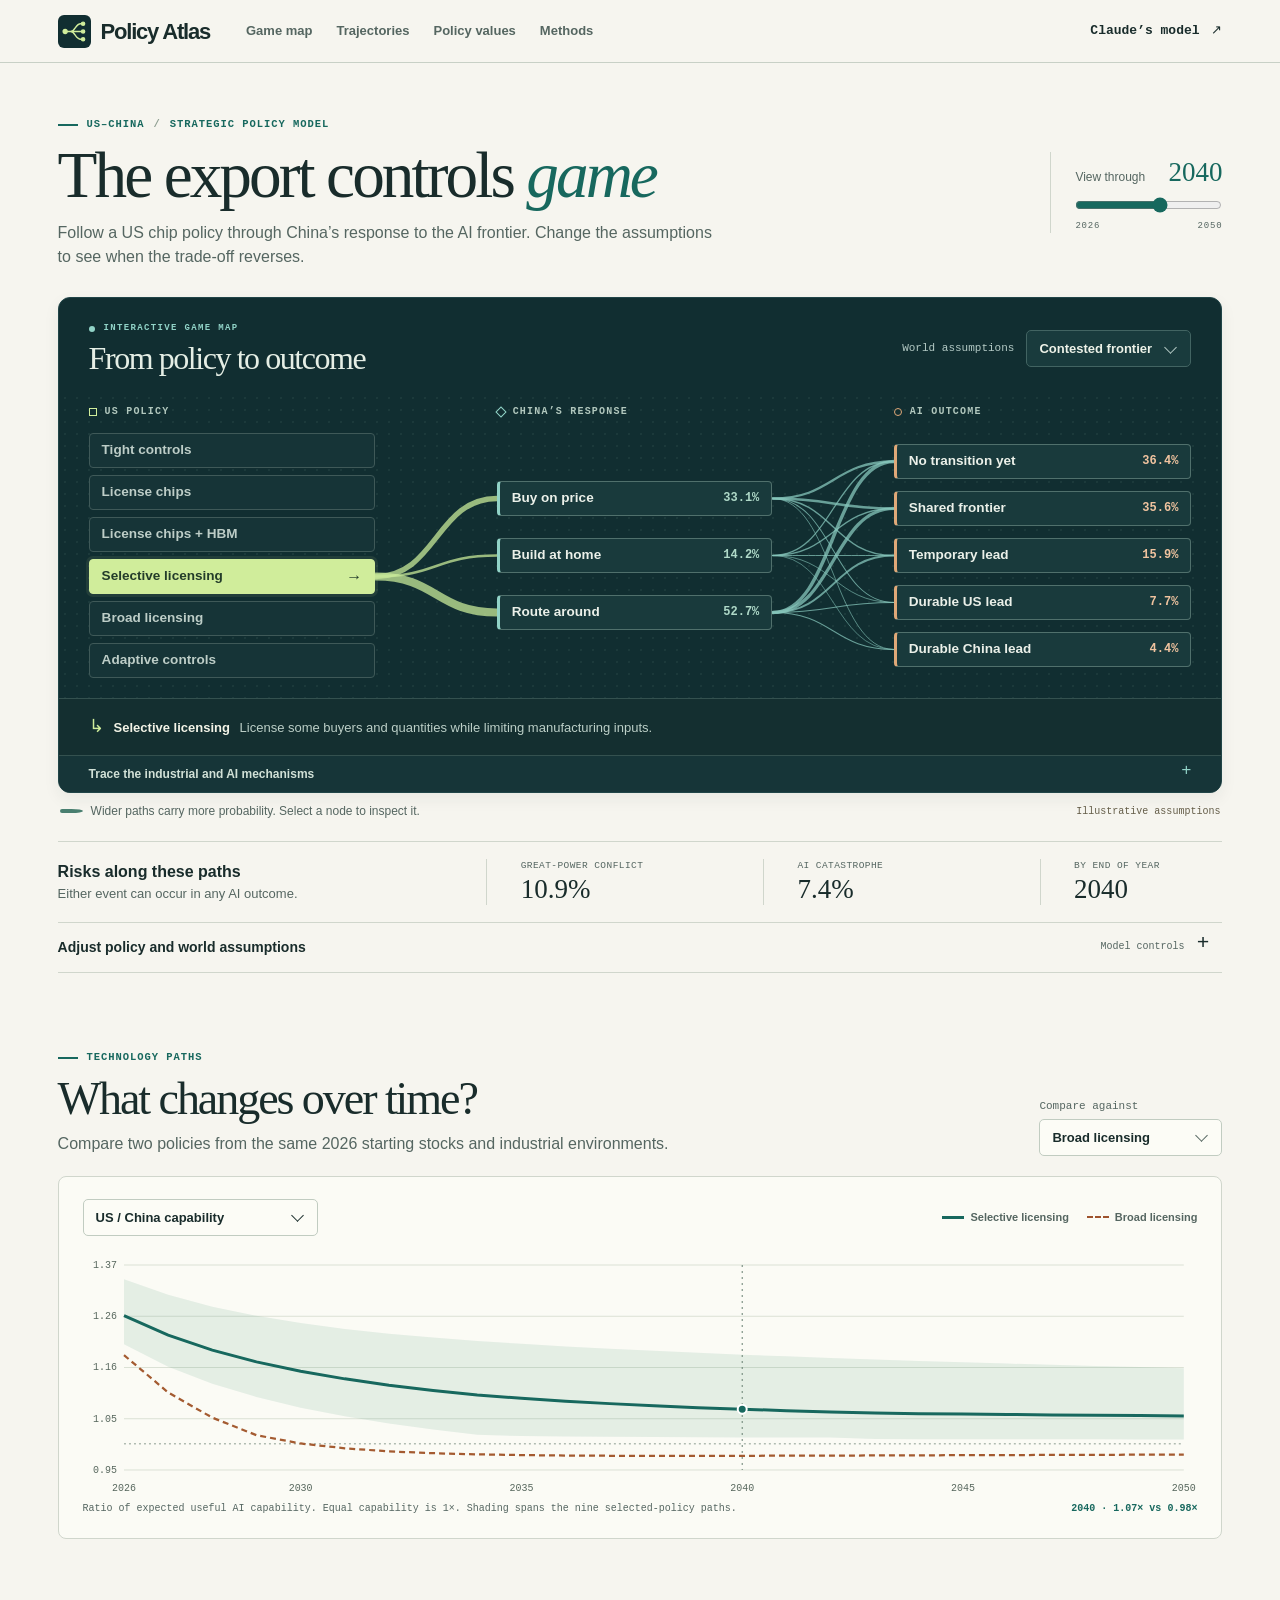
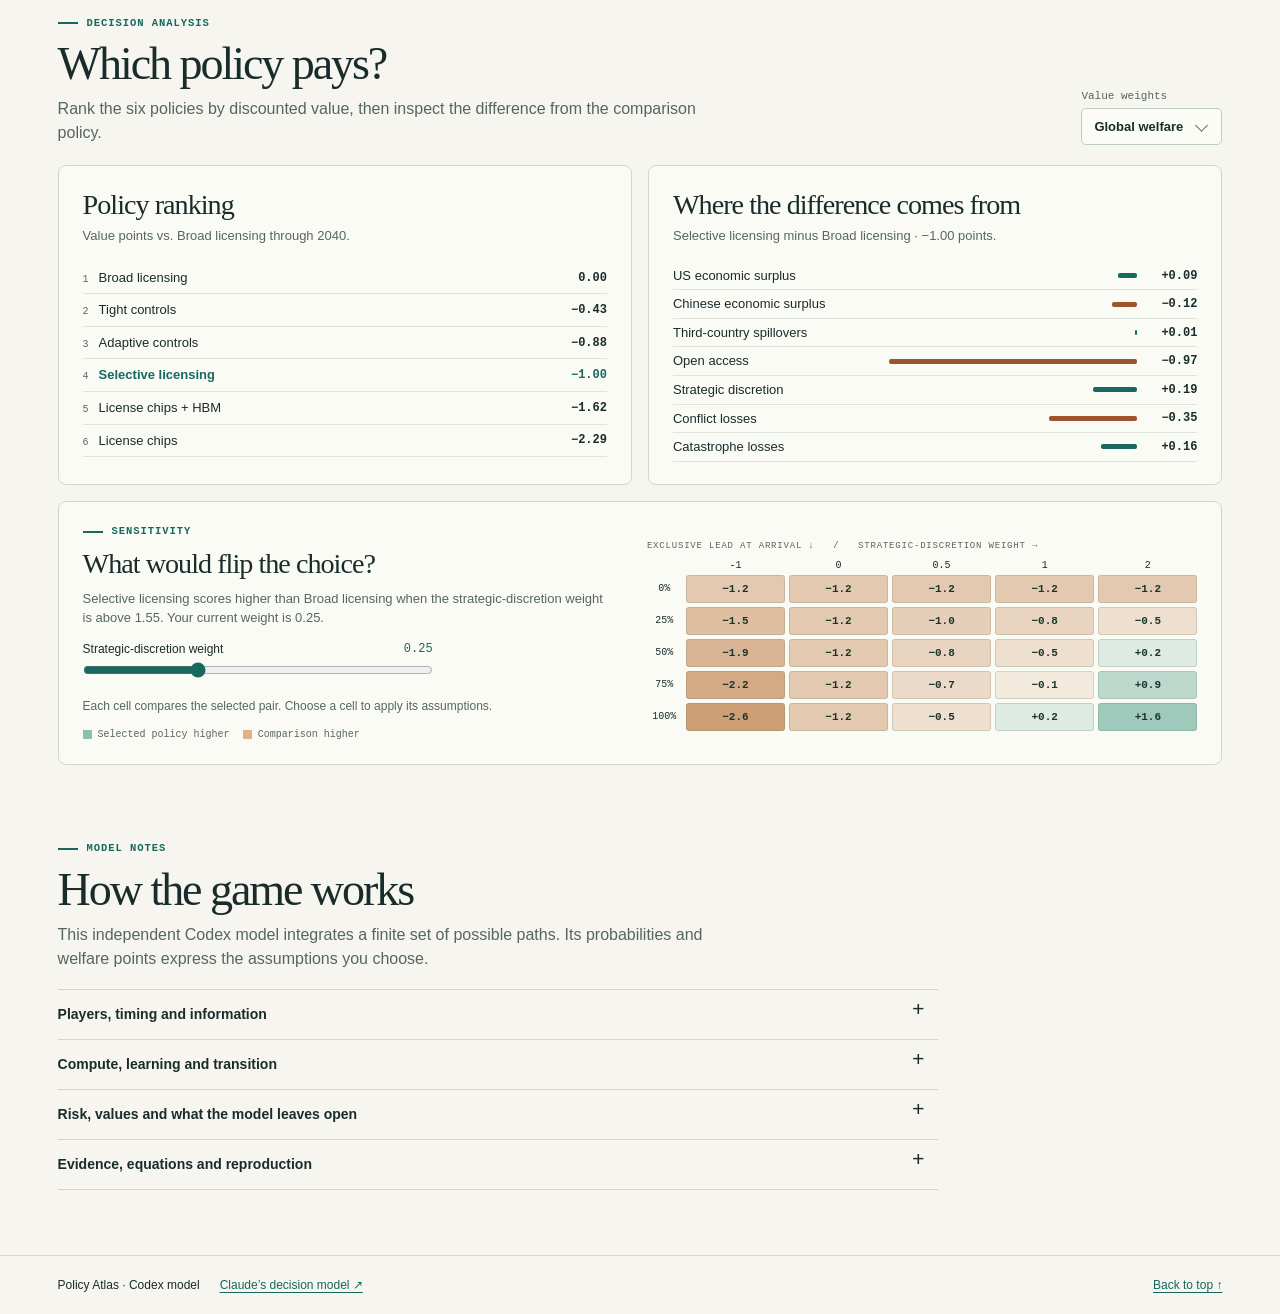
<file: atlas.html>
<!doctype html>
<html lang="en">
<head>
<meta charset="utf-8">
<meta name="viewport" content="width=device-width,initial-scale=1">
<meta name="description" content="Trace US chip policy through Chinese sourcing decisions, compute growth and possible AI futures in an interactive strategic model.">
<meta name="theme-color" content="#112c30">
<title>The export controls game · Policy Atlas</title>
<link rel="stylesheet" href="web/atlas.css?v=1">
<script defer src="web/atlas_params.js?v=1"></script>
<script defer src="web/model.js?v=atlas1"></script>
<script defer src="web/atlas_ui.js?v=1"></script>
</head>
<body>
<a class="skip" href="#game">Skip to game map</a>
<header class="mast"><div class="frame mast-inner">
  <a href="#top" class="brand"><svg viewBox="0 0 32 32" aria-hidden="true"><path d="M4 16h7c6 0 6-10 13-10h4M11 16h17M11 16c6 0 6 10 13 10h4"/><circle cx="4" cy="16" r="2.5"/><circle cx="27" cy="6" r="2"/><circle cx="27" cy="16" r="2"/><circle cx="27" cy="26" r="2"/></svg>Policy Atlas</a>
  <nav aria-label="On this page"><a href="#game">Game map</a><a href="#paths">Trajectories</a><a href="#values">Policy values</a><a href="#methods">Methods</a></nav>
  <a class="sibling" href="./">Claude’s model <span aria-hidden="true">↗</span></a>
</div></header>
<main id="top" class="frame">
  <div class="intro"><div><div class="eyebrow"><span class="dash"></span> US–China <span class="dot">/</span> Strategic policy model</div>
    <h1>The export controls <em>game</em></h1>
    <p>Follow a US chip policy through China’s response to the AI frontier. Change the assumptions to see when the trade-off reverses.</p>
  </div><div class="horizon"><label for="year">View through <output id="yearValue" for="year">2040</output></label><input type="range" id="year" min="2026" max="2050" value="2040" step="1"><div class="bounds"><span>2026</span><span>2050</span></div></div></div>

  <section id="game" class="board" aria-labelledby="mapHeading">
    <div class="board-head"><div><div class="eyebrow"><i class="live-dot"></i> Interactive game map</div>
      <h2 id="mapHeading">From policy to outcome</h2></div>
      <label class="board-select">World assumptions <span class="select-wrap"><select id="scenario"></select></span></label></div>
    <div class="network" id="network">
      <svg id="wires" aria-hidden="true"></svg>
      <div class="stage policy-stage"><h3><span class="stage-mark square"></span>US policy</h3><div id="policies" class="nodes"></div></div>
      <div class="stage response-stage"><h3><span class="stage-mark diamond"></span>China’s response</h3><div id="responses" class="nodes"></div></div>
      <div class="stage outcome-stage"><h3><span class="stage-mark circle"></span>AI outcome</h3><div id="outcomes" class="nodes"></div></div>
    </div>
    <div class="board-foot"><div class="inspector"><span class="inspect-mark" aria-hidden="true">↳</span><div id="nodeDetail" aria-live="polite"></div></div>
      <button id="allPaths" type="button" hidden>Show all responses ×</button></div>
    <details class="mechanics"><summary>Trace the industrial and AI mechanisms</summary>
      <div class="mechanics-content"><p id="mechanicsScope"></p><div id="mechanicsGrid"></div><p id="riskChannels"></p></div>
    </details>
  </section>
  <div class="map-key"><span class="key-line" aria-hidden="true"></span> Wider paths carry more probability. Select a node to inspect it. <span class="assumption-tag">Illustrative assumptions</span></div>
  <div class="risk-strip"><div><h3>Risks along these paths</h3><p>Either event can occur in any AI outcome.</p></div><div><span>Great-power conflict</span><strong id="warRisk"></strong></div><div><span>AI catastrophe</span><strong id="catRisk"></strong></div><div><span>By end of year</span><strong id="riskYear"></strong></div></div>
  <details class="tuner" id="tuner"><summary>Adjust policy and world assumptions <span class="summary-note">Model controls</span></summary>
    <div class="tuner-body"><div><h3>US restrictions</h3><p id="policyTuneLabel"></p><div id="policyKnobs"></div></div>
    <div><h3>World assumptions</h3><p>Change one mechanism across every policy.</p><div id="worldKnobs"></div></div></div>
    <button class="text-btn" id="reset" type="button">Restore model defaults ↺</button>
  </details>

  <section id="paths" class="section"><div class="section-head"><div><div class="eyebrow"><span class="dash"></span> Technology paths</div><h2>What changes over time?</h2><p>Compare two policies from the same 2026 starting stocks and industrial environments.</p></div>
    <label>Compare against <span class="select-wrap"><select id="reference"></select></span></label></div>
    <div class="chart-panel"><div class="chart-head"><label class="chart-select"><span class="sr">Trajectory metric</span><span class="select-wrap"><select id="metric"></select></span></label><div class="chart-legend"><span><i></i><b id="legendPolicy"></b></span><span><i class="ref"></i><b id="legendRef"></b></span></div></div>
      <div id="chart"></div><div class="chart-foot"><span id="metricNote"></span><span id="chartReadout"></span></div></div>
  </section>

  <section id="values" class="section"><div class="section-head"><div><div class="eyebrow"><span class="dash"></span> Decision analysis</div><h2>Which policy pays?</h2><p>Rank the six policies by discounted value, then inspect the difference from the comparison policy.</p></div>
    <label>Value weights <span class="select-wrap"><select id="lens"></select></span></label></div>
    <div class="value-grid"><div class="card"><h3>Policy ranking</h3><p id="rankNote"></p><div id="ranking"></div></div>
      <div class="card"><h3>Where the difference comes from</h3><p id="deltaNote"></p><div id="decomposition"></div></div></div>
    <div class="card crux"><div><div class="eyebrow"><span class="dash"></span> Sensitivity</div><h3>What would flip the choice?</h3><p id="breakEven" aria-live="polite"></p><div id="leadInput"></div><p class="small">Each cell compares the selected pair. Choose a cell to apply its assumptions.</p><div class="heat-key"><i></i> Selected policy higher <i></i> Comparison higher</div></div>
      <div class="heat-box" id="heat"></div></div>
  </section>

  <section id="methods" class="section methods"><div class="eyebrow"><span class="dash"></span> Model notes</div><h2>How the game works</h2>
    <p>This independent Codex model integrates a finite set of possible paths. Its probabilities and welfare points express the assumptions you choose.</p>
    <details><summary>Players, timing and information</summary><p>In 2026 the US commits to a licensing rule. China evaluates three sourcing strategies over four years, weighing accessible compute, domestic know-how and security against investment and diversion costs. A softmax rule gives higher-scoring strategies more probability. Firms then procure and learn each year through 2050. The adaptive US rule responds to last year’s relative capability. Each side uses its own decision rule. This is a scenario comparison with bounded planning.</p></details>
    <details><summary>Compute, learning and transition</summary><p>Equipment and memory restrict chip output through the tighter bottleneck. Buyers choose domestic deployment according to availability, quality and mandates. Retired chips leave the stock. Cloud rentals transfer services across borders for one year. Domestic production and actual use add fresh learning experience. Each year, frontier capability changes the chance of a first transformative advance. Exclusivity, initial durability and subsequent decay determine where its probability flows.</p></details>
    <details><summary>Risk, values and what the model leaves open</summary><p>Conflict starts from an annual baseline. Restrictions raise tension and can strengthen deterrence. Catastrophe risk depends on competitive closeness and transition probability. Each event is charged once at first incidence. The model prices both risks while continuing the technology paths. It omits wartime destruction, irreversible catastrophe feedback and any payoff after the selected horizon.</p><p>Annual value combines US and Chinese economic surplus, third-country spillovers, open access, strategic discretion and the two risk costs. The discount rate is 3% from 2026. The lead weight can favor either country. Industrial worlds have fixed weights of 25%, 50% and 25%. All numerical inputs are illustrative.</p><div id="weightsTable"></div></details>
    <details><summary>Evidence, equations and reproduction</summary><p>The December 2024 BIS package motivates separate memory and equipment levers. DeepSeek’s V3 technical report motivates separating installed hardware from usable training compute. Neither source estimates the coefficients used here. <a href="https://www.bis.gov/press-release/commerce-strengthens-export-controls-restrict-chinas-capability-produce-advanced-semiconductors-military">BIS announcement ↗</a> · <a href="https://arxiv.org/abs/2412.19437">DeepSeek-V3 report ↗</a></p>
    <p><a href="https://github.com/Forkhead-box-protein-P2/ai-export-controls-model/blob/main/docs/atlas.md">Equations and reproduction guide ↗</a> · <a href="https://github.com/Forkhead-box-protein-P2/ai-export-controls-model/blob/main/configs/atlas.yaml">All assumptions and coefficients ↗</a></p></details>
  </section>
  <noscript><p>Enable JavaScript to run the model and draw the game map. <a href="https://github.com/Forkhead-box-protein-P2/ai-export-controls-model/blob/main/docs/atlas.md">Read the equations and run the Python model.</a></p></noscript>
</main>
<footer><div class="frame"><span>Policy Atlas · Codex model</span><a href="./">Claude’s decision model ↗</a><a href="#top">Back to top ↑</a></div></footer>
</body></html>
</file>
<file: web/style.css>
:root{color-scheme:light;--paper:#fafaf8;--card:#fff;--ink:#232b29;--ink2:#3d4844;--muted:#5f6d67;--line:#dde2db;--soft:#eef2ef;--accent:#276150;--accent-soft:#e3ede7;--grid:#e8ebe6;
--c1:#2a78d6;--c2:#eb6834;--c3:#1baf7a;--c4:#eda100;--c5:#e87ba4;--c6:#008300;--c7:#6250d6;--c8:#e34948;--gray:#b9b7af;--gray2:#d9d7cf;
--a:var(--c1);--b:var(--c2);--pos:#2a78d6;--neg:#e34948;--mid:#f0efec;--shadow:0 1px 2px rgba(20,30,25,.05),0 4px 14px rgba(20,30,25,.05)}
@media (prefers-color-scheme:dark){:root:not([data-theme="light"]){color-scheme:dark;--paper:#151716;--card:#1d201e;--ink:#ecebe6;--ink2:#d2d3cd;--muted:#a3aaa4;--line:#333835;--soft:#232725;--accent:#74b99f;--accent-soft:#23332c;--grid:#2a2f2c;
--c1:#3987e5;--c2:#d95926;--c3:#199e70;--c4:#c98500;--c5:#d55181;--c6:#0ca30c;--c7:#9085e9;--c8:#e66767;--gray:#6b6a64;--gray2:#4a4945;--pos:#3987e5;--neg:#e66767;--mid:#383835;--shadow:none}}
:root[data-theme="dark"]{color-scheme:dark;--paper:#151716;--card:#1d201e;--ink:#ecebe6;--ink2:#d2d3cd;--muted:#a3aaa4;--line:#333835;--soft:#232725;--accent:#74b99f;--accent-soft:#23332c;--grid:#2a2f2c;
--c1:#3987e5;--c2:#d95926;--c3:#199e70;--c4:#c98500;--c5:#d55181;--c6:#0ca30c;--c7:#9085e9;--c8:#e66767;--gray:#6b6a64;--gray2:#4a4945;--pos:#3987e5;--neg:#e66767;--mid:#383835;--shadow:none}
*{box-sizing:border-box}html{scroll-behavior:smooth;scroll-padding-top:64px}
body{margin:0;background:var(--paper);color:var(--ink);font:14.5px/1.6 -apple-system,BlinkMacSystemFont,"Segoe UI",Inter,Arial,sans-serif;-webkit-font-smoothing:antialiased}
a{color:var(--accent);text-underline-offset:3px}button,input,select{font:inherit;color:inherit}
h1,h2,h3,h4,p{margin:0}h1{font-size:clamp(28px,3.6vw,42px);line-height:1.12;letter-spacing:-1.1px;font-weight:700;max-width:900px}
h2{font-size:22px;letter-spacing:-.4px;line-height:1.25}h3{font-size:15px;letter-spacing:-.1px}
.wrap{max-width:1240px;margin:0 auto;padding:0 28px}.narrow{max-width:880px}
.muted{color:var(--muted)}.small{font-size:12px}.eyebrow{font:700 11px/1.4 ui-monospace,SFMono-Regular,Menlo,monospace;letter-spacing:1.4px;text-transform:uppercase;color:var(--accent)}
.top{position:sticky;top:0;z-index:20;background:color-mix(in srgb,var(--paper) 92%,transparent);backdrop-filter:blur(8px);border-bottom:1px solid var(--line)}
.top-inner{display:flex;align-items:center;justify-content:space-between;gap:18px;height:54px}.brand{font-weight:700;font-size:13px;white-space:nowrap}
.top nav{display:flex;gap:18px;overflow-x:auto;scrollbar-width:none}.top nav a{color:var(--muted);text-decoration:none;font-size:12px;white-space:nowrap}.top nav a:hover{color:var(--accent)}
.theme-btn{border:1px solid var(--line);background:var(--card);border-radius:6px;padding:4px 8px;font-size:12px;cursor:pointer}
.hero{padding:40px 0 22px}.hero p.lead{max-width:860px;font-size:16px;line-height:1.7;color:var(--ink2);margin-top:14px}
.notice{margin-top:16px;max-width:860px;font-size:12.5px;color:var(--muted);border-left:3px solid var(--c4);padding:4px 0 4px 12px}
section.block{border-top:1px solid var(--line);padding:34px 0 10px;margin-top:8px}
.sec-head{display:flex;justify-content:space-between;align-items:flex-end;gap:16px;margin-bottom:16px;flex-wrap:wrap}.sec-head p{max-width:820px;color:var(--muted);font-size:13.5px;margin-top:6px}
/* control bar */
.controls{position:sticky;top:54px;z-index:15;background:color-mix(in srgb,var(--paper) 94%,transparent);backdrop-filter:blur(8px);border-bottom:1px solid var(--line);padding:10px 0}
.controls .wrap{display:flex;flex-wrap:wrap;gap:10px 22px;align-items:center}
.ctl{display:flex;align-items:center;gap:8px;font-size:12px}.ctl>label,.ctl>span.lab{color:var(--muted);font-weight:600;white-space:nowrap}
.seg{display:inline-flex;border:1px solid var(--line);border-radius:7px;overflow:hidden;background:var(--card)}.seg button{border:0;border-right:1px solid var(--line);background:transparent;padding:5px 9px;font-size:12px;cursor:pointer;white-space:nowrap}.seg button:last-child{border-right:0}
.seg button.on{background:var(--accent-soft);color:var(--accent);font-weight:650}
select{border:1px solid var(--line);background:var(--card);border-radius:6px;padding:4px 6px;font-size:12px;max-width:190px}
.sw{display:inline-block;width:10px;height:10px;border-radius:3px;vertical-align:-1px;margin-right:4px}.sw.a{background:var(--a)}.sw.b{background:var(--b)}
#status{font-size:11px;color:var(--muted);font-variant-numeric:tabular-nums;margin-left:auto}
.btn{border:1px solid var(--line);background:var(--card);border-radius:7px;padding:6px 11px;font-size:12px;font-weight:600;cursor:pointer}.btn:hover{border-color:var(--accent);color:var(--accent)}.btn.primary{background:var(--accent);border-color:var(--accent);color:#fff}.btn.primary:hover{color:#fff;filter:brightness(1.08)}
/* reading */
.reading{font-size:15px;line-height:1.7;max-width:900px;margin:4px 0 18px}.reading strong{font-weight:650}
/* game map */
.scrub{display:flex;align-items:center;gap:12px;margin:0 0 14px;flex-wrap:wrap}.scrub input[type=range]{flex:1;min-width:180px;accent-color:var(--accent)}.scrub .yr{font:700 20px/1 ui-monospace,Menlo,monospace;min-width:56px;font-variant-numeric:tabular-nums}
.map{position:relative;display:grid;grid-template-columns:repeat(4,minmax(0,1fr));gap:40px 34px;padding:44px 0 6px;grid-template-areas:"us cn ind cap" "out dec lead arr" "pay pay pay haz"}
.map svg.wires{position:absolute;inset:0;width:100%;height:100%;pointer-events:none;overflow:visible}
.wire{fill:none;stroke:var(--gray);stroke-width:1.6}.wire.flow{stroke:var(--accent);stroke-opacity:.55;stroke-dasharray:5 6;animation:flow 1.4s linear infinite}.wire.haz{stroke:var(--c8);stroke-opacity:.5;stroke-dasharray:2 5}
.wire-label{font-size:10.5px;fill:var(--muted)}
@keyframes flow{to{stroke-dashoffset:-22}}@media (prefers-reduced-motion:reduce){.wire.flow{animation:none}html{scroll-behavior:auto}}
.node{position:relative;z-index:1;background:var(--card);border:1px solid var(--line);border-radius:12px;padding:12px 13px 10px;box-shadow:var(--shadow);cursor:pointer;transition:border-color .15s,box-shadow .15s;min-width:0}
.node:hover{border-color:color-mix(in srgb,var(--accent) 50%,var(--line))}.node.sel{border-color:var(--accent);box-shadow:0 0 0 2px var(--accent-soft),var(--shadow)}
.node .nh{display:flex;gap:8px;align-items:baseline}.node .step{font:700 10px/1 ui-monospace,Menlo,monospace;color:#fff;background:var(--accent);border-radius:4px;padding:3px 5px;flex:none}.node .step.h{background:var(--c8)}
.node h3{font-size:13.5px;line-height:1.3}.node .ns{font-size:11px;color:var(--muted);line-height:1.4;margin:3px 0 8px}
.node .more{font-size:10.5px;color:var(--accent);margin-top:6px;font-weight:600}
.dual{display:grid;grid-template-columns:minmax(70px,38%) 1fr auto;gap:2px 8px;align-items:center;font-size:11px;margin:3px 0}.dual-l{color:var(--ink2);line-height:1.25}
.dual-t{position:relative;height:13px}.dual-t i{position:absolute;left:0;height:4px;border-radius:0 2px 2px 0;min-width:1px}.dual-t i.ba{top:2px;background:var(--a)}.dual-t i.bb{top:8px;background:var(--b)}
.dual-v{font-variant-numeric:tabular-nums;font-size:10.5px;color:var(--ink2);text-align:right;white-space:nowrap;line-height:1.25}.dual-v span{display:block}.dual-v .sw{width:7px;height:7px;margin-right:3px;vertical-align:0}
.stack{display:flex;height:12px;border-radius:3px;overflow:hidden;gap:2px;margin:3px 0 2px}.stack i{display:block;height:100%}
.node-pay .paygrid{display:grid;grid-template-columns:auto 1fr auto;gap:3px 8px;font-size:11px;align-items:center}
.pbar{position:relative;height:10px}.pbar::before{content:"";position:absolute;left:50%;top:-2px;bottom:-2px;border-left:1px solid var(--line)}.pbar i{position:absolute;top:2px;height:6px;border-radius:2px}
.big{font:650 22px/1.2 -apple-system,BlinkMacSystemFont,"Segoe UI",sans-serif;letter-spacing:-.5px;font-variant-numeric:tabular-nums}
.inspector{margin-top:22px;background:var(--card);border:1px solid var(--line);border-radius:12px;padding:18px 20px;display:grid;grid-template-columns:minmax(0,1.1fr) minmax(0,1fr);gap:26px}
.inspector h3{font-size:16px;margin-bottom:6px}.inspector .why p{font-size:13.5px;line-height:1.7;color:var(--ink2);margin:0 0 9px}.inspector .eqn{font-family:Georgia,"Times New Roman",serif;font-size:15px;background:var(--soft);border-radius:8px;padding:9px 12px;margin:8px 0 10px;overflow-x:auto;white-space:nowrap}
.sliders{display:flex;flex-direction:column;gap:2px}.slider{padding:7px 0;border-bottom:1px solid var(--line)}.slider:last-child{border:0}
.slider .sh{display:flex;justify-content:space-between;gap:8px;align-items:baseline;font-size:12px}.slider .sh b{font-weight:600}.slider .sv{font-variant-numeric:tabular-nums;font-size:12px;white-space:nowrap}
.slider input[type=range]{width:100%;accent-color:var(--accent);margin:4px 0 0}.slider .sd{font-size:11px;color:var(--muted);line-height:1.4}
.slider.edited .sv{color:var(--accent);font-weight:700}
.badge{display:inline-block;font:600 9.5px/1.4 ui-monospace,Menlo,monospace;padding:1px 5px;border-radius:4px;border:1px solid var(--line);color:var(--muted);text-transform:uppercase;letter-spacing:.4px}
.badge.estimated{border-color:color-mix(in srgb,var(--c3) 60%,var(--line));color:var(--ink2)}.badge.observed{border-color:var(--c6);color:var(--ink2)}
/* tree */
.trees{display:grid;grid-template-columns:1fr;gap:12px}.tree-title{font-size:12px;font-weight:650;margin-bottom:2px}
svg.chart{width:100%;height:auto;display:block;overflow:visible}svg text{fill:var(--ink2);font-size:11px}svg .axis text{fill:var(--muted);font-size:10.5px}
svg .gridline{stroke:var(--grid);stroke-width:1}svg .zero{stroke:var(--muted);stroke-width:1;stroke-opacity:.6}
.legend{display:flex;flex-wrap:wrap;gap:6px 16px;font-size:11.5px;color:var(--ink2);margin:6px 0 10px}.legend span{display:inline-flex;align-items:center;gap:5px}.legend i{width:12px;height:12px;border-radius:3px;display:inline-block}
/* score */
.table-wrap{overflow-x:auto;border-top:1px solid var(--line);margin-top:14px}
table{border-collapse:collapse;width:100%;font-size:12.5px}th{text-align:left;font-size:10.5px;text-transform:uppercase;letter-spacing:.4px;color:var(--muted);font-weight:650;padding:9px 10px;border-bottom:1px solid var(--line);white-space:nowrap}
td{padding:8px 10px;border-bottom:1px solid var(--line);vertical-align:top;font-variant-numeric:tabular-nums}td.num,th.num{text-align:right}tr.ref td{color:var(--muted)}td.best{font-weight:700}
/* paths */
.paths{display:grid;grid-template-columns:repeat(4,minmax(0,1fr));gap:20px 22px}.panel h4{font-size:12.5px;font-weight:650}.panel .pd{font-size:10.5px;color:var(--muted);line-height:1.35;min-height:28px}
/* conflict, break-even, sensitivity */
.two{display:grid;grid-template-columns:minmax(0,1.15fr) minmax(0,1fr);gap:28px;align-items:start}
.card{background:var(--card);border:1px solid var(--line);border-radius:12px;padding:16px 18px}
.card h3{margin-bottom:4px}.card p.d{font-size:12.5px;color:var(--muted);margin-bottom:10px;line-height:1.55}
.kv{display:grid;grid-template-columns:1fr auto;gap:4px 14px;font-size:13px}.kv b{font-variant-numeric:tabular-nums;text-align:right}
.toy{display:grid;grid-template-columns:1fr 1fr;gap:4px 18px}
.progress{height:4px;background:var(--soft);border-radius:2px;overflow:hidden;margin:10px 0}.progress i{display:block;height:100%;width:0;background:var(--accent);transition:width .1s}
.row{display:flex;gap:10px;flex-wrap:wrap;align-items:center}
.matrix td,.matrix th{text-align:center}.matrix td{font-size:11.5px;line-height:1.35}.matrix td.eq{outline:2px solid var(--accent);outline-offset:-2px;background:var(--accent-soft)}.matrix .ua{color:var(--a)}.matrix .cb{color:var(--b)}
.mark-us,.mark-cn{font-weight:700}
/* assumptions */
.filters{display:flex;flex-wrap:wrap;gap:10px;align-items:center;margin-bottom:6px}.filters input[type=search]{border:1px solid var(--line);background:var(--card);border-radius:6px;padding:5px 8px;font-size:12px;min-width:200px}
.ptable td.def{max-width:420px;color:var(--ink2)}.ptable td.def b{color:var(--ink);font-family:ui-monospace,Menlo,monospace;font-size:11.5px;font-weight:600}.ptable input{width:84px;border:1px solid var(--line);background:var(--card);border-radius:5px;padding:3px 5px;text-align:right;font-size:12px}
.ptable tr.edited input{border-color:var(--accent);color:var(--accent);font-weight:700}.ptable td.src a{font-size:11px;margin-right:4px}
.counts{font-size:12px;color:var(--muted)}
/* model text */
.prose{max-width:860px}.prose h3{font-size:17px;margin:28px 0 8px}.prose p,.prose li{font-size:14.5px;line-height:1.75;color:var(--ink2)}.prose p{margin:0 0 11px}.prose ol,.prose ul{padding-left:22px;margin:0 0 12px}.prose .eq{overflow-x:auto;overflow-y:hidden;margin:4px 0 12px}
.prose code,.mono{font-family:ui-monospace,SFMono-Regular,Menlo,monospace;font-size:12.5px}
pre{background:var(--soft);border-radius:8px;padding:12px 14px;overflow-x:auto;font-size:12.5px}
.refs li{font-size:12.5px;line-height:1.55;margin:0 0 8px;color:var(--muted)}.refs li a{font-weight:600}
.footer{border-top:1px solid var(--line);margin-top:40px;padding:18px 0 40px;font-size:12px;color:var(--muted)}
#tip{position:fixed;z-index:50;pointer-events:none;background:var(--card);border:1px solid var(--line);border-radius:8px;padding:7px 9px;font-size:11.5px;line-height:1.45;box-shadow:0 4px 18px rgba(0,0,0,.12);max-width:280px;display:none;color:var(--ink)}
#tip b{font-weight:650}#tip .r{display:flex;justify-content:space-between;gap:14px;font-variant-numeric:tabular-nums}
@media (max-width:1100px){.paths{grid-template-columns:repeat(3,minmax(0,1fr))}}
@media (max-width:980px){.map{grid-template-columns:1fr 1fr;grid-template-areas:"us cn" "cap ind" "arr lead" "out dec" "pay haz";padding-left:22px}.inspector{grid-template-columns:minmax(0,1fr)}.two{grid-template-columns:minmax(0,1fr)}.paths{grid-template-columns:repeat(2,minmax(0,1fr))}}
@media (max-width:640px){.wrap{padding:0 16px}.map{grid-template-columns:minmax(0,1fr);grid-template-areas:"us" "cn" "ind" "cap" "arr" "lead" "dec" "out" "pay" "haz";gap:26px;padding:10px 0 0 22px}
.paths{grid-template-columns:minmax(0,1fr)}.controls{position:static}.seg{flex-wrap:wrap}.ctl{flex-wrap:wrap}.top nav{display:none}.toy{grid-template-columns:1fr}.hero{padding-top:26px}.inspector{padding:14px}}

.inspector>*,.two>*,.card,.panel{min-width:0}
/* lean front page */
.chain{display:flex;flex-wrap:wrap;align-items:stretch;gap:8px 0;margin:6px 0 22px}
.chain .cn{background:var(--card);border:1px solid var(--line);border-radius:10px;padding:9px 11px;min-width:118px;flex:1 1 118px}
.chain .cn .l{font-size:10.5px;color:var(--muted);line-height:1.3}.chain .cn .v{font:650 17px/1.3 -apple-system,BlinkMacSystemFont,"Segoe UI",sans-serif;font-variant-numeric:tabular-nums;margin-top:3px}
.chain .cn .s{font-size:10.5px;color:var(--muted)}.chain .cn.net{border-color:var(--accent);background:var(--accent-soft)}
.chain .ar{display:flex;align-items:center;padding:0 5px;color:var(--muted);font-size:16px}
.lean-grid{display:grid;grid-template-columns:minmax(0,1.25fr) minmax(0,1fr);gap:30px;align-items:start}
.bignum{font:700 40px/1.1 -apple-system,BlinkMacSystemFont,"Segoe UI",sans-serif;letter-spacing:-1px;font-variant-numeric:tabular-nums}
.blk{margin-bottom:14px}.blk h4{font:700 11px/1.4 ui-monospace,Menlo,monospace;letter-spacing:1.1px;text-transform:uppercase;color:var(--accent);margin:4px 0 2px}
.slider .dflt{font-size:10.5px;color:var(--muted)}
.fliptable td.flip{font-weight:650}
@media (max-width:980px){.lean-grid{grid-template-columns:minmax(0,1fr)}}
@media (max-width:640px){.chain .ar{width:100%;justify-content:center;padding:0;transform:rotate(90deg);height:14px}.bignum{font-size:32px}}
</file>
<file: lead/style.css>
:root {
  color-scheme: light;
  --page: #f9f9f7; --surface: #fcfcfb; --ink: #0b0b0b; --ink-2: #52514e; --muted: #898781;
  --grid: #e1e0d9; --axis: #c3c2b7; --border: rgba(11, 11, 11, 0.10); --wash: rgba(11, 11, 11, 0.04);
  --a: #2a78d6; --b: #eb6834; --us: #1baf7a; --tie: #eda100; --cn: #6250d6; --lost: #e34948; --neutral: #f0efec;
  --font: system-ui, -apple-system, "Segoe UI", sans-serif;
  --mono: ui-monospace, "SF Mono", Menlo, Consolas, monospace;
}
@media (prefers-color-scheme: dark) {
  :root:not([data-theme="light"]) {
    color-scheme: dark;
    --page: #0d0d0d; --surface: #1a1a19; --ink: #f0efec; --ink-2: #c3c2b7; --muted: #898781;
    --grid: #2c2c2a; --axis: #383835; --border: rgba(255, 255, 255, 0.10); --wash: rgba(255, 255, 255, 0.05);
    --a: #3987e5; --b: #d95926; --us: #199e70; --tie: #c98500; --cn: #9085e9; --lost: #e66767; --neutral: #383835;
  }
}
:root[data-theme="dark"] {
  color-scheme: dark;
  --page: #0d0d0d; --surface: #1a1a19; --ink: #f0efec; --ink-2: #c3c2b7; --muted: #898781;
  --grid: #2c2c2a; --axis: #383835; --border: rgba(255, 255, 255, 0.10); --wash: rgba(255, 255, 255, 0.05);
  --a: #3987e5; --b: #d95926; --us: #199e70; --tie: #c98500; --cn: #9085e9; --lost: #e66767; --neutral: #383835;
}

* { box-sizing: border-box; }
html { scroll-behavior: smooth; scroll-padding-top: 120px; }
body { margin: 0; background: var(--page); color: var(--ink); font: 15px/1.55 var(--font); -webkit-text-size-adjust: 100%; }
a { color: inherit; text-underline-offset: 2px; }
h1, h2, h3, p, figure { margin: 0; }
.wrap { max-width: 1160px; margin: 0 auto; padding: 0 20px; }
.muted { color: var(--muted); font-weight: 400; }
.small { font-size: 13px; }

.top { border-bottom: 1px solid var(--border); background: var(--surface); }
.top-inner { display: flex; align-items: center; gap: 18px; height: 46px; }
.brand { font-weight: 650; text-decoration: none; white-space: nowrap; }
.top nav { display: flex; gap: 14px; overflow-x: auto; flex: 1; font-size: 13px; }
.top nav a { color: var(--ink-2); text-decoration: none; white-space: nowrap; }
.top nav a:hover { color: var(--ink); }
.ghost { font: inherit; font-size: 13px; color: var(--ink-2); background: none; border: 1px solid var(--border); border-radius: 7px; padding: 4px 10px; cursor: pointer; white-space: nowrap; }
.ghost:hover { background: var(--wash); color: var(--ink); }

.hero { padding-top: 44px; padding-bottom: 22px; }
.eyebrow { font-size: 12.5px; letter-spacing: 0.04em; text-transform: uppercase; color: var(--muted); }
h1 { font-size: clamp(30px, 5vw, 46px); line-height: 1.08; letter-spacing: -0.02em; font-weight: 680; margin: 8px 0 14px; max-width: 18ch; }
.lede { font-size: 17px; line-height: 1.5; max-width: 68ch; color: var(--ink-2); margin-bottom: 10px; }
h2 { font-size: 24px; letter-spacing: -0.01em; font-weight: 650; }
h3 { font-size: 14px; font-weight: 650; margin: 14px 0 6px; }
.prose { max-width: 72ch; color: var(--ink-2); }
ul.prose { padding-left: 18px; display: grid; gap: 8px; margin: 10px 0 0; }
ul.prose strong { color: var(--ink); font-weight: 600; }

.bar { position: sticky; top: 0; z-index: 20; background: color-mix(in srgb, var(--page) 92%, transparent); backdrop-filter: blur(8px); border-top: 1px solid var(--border); border-bottom: 1px solid var(--border); }
.bar-inner { display: flex; flex-wrap: wrap; gap: 10px 20px; align-items: end; padding-top: 9px; padding-bottom: 9px; }
.field { display: grid; gap: 3px; min-width: 0; }
.field-end { display: flex; gap: 8px; margin-left: auto; }
.field-label { font-size: 11.5px; color: var(--muted); letter-spacing: 0.03em; text-transform: uppercase; display: flex; align-items: center; gap: 5px; }
.sw { width: 10px; height: 10px; border-radius: 3px; display: inline-block; flex: none; }
.sw-a { background: var(--a); } .sw-b { background: var(--b); }
.seg { display: inline-flex; border: 1px solid var(--border); border-radius: 8px; overflow: hidden; background: var(--surface); }
.seg button { font: inherit; font-size: 13.5px; padding: 5px 12px; border: 0; background: none; color: var(--ink-2); cursor: pointer; }
.seg button + button { border-left: 1px solid var(--border); }
.seg button[aria-pressed="true"] { background: var(--ink); color: var(--surface); }
select { font: inherit; font-size: 13.5px; color: var(--ink); background: var(--surface); border: 1px solid var(--border); border-radius: 8px; padding: 5px 8px; max-width: 100%; }

#verdict { padding-top: 22px; }
.preset-blurb { color: var(--ink-2); max-width: 86ch; margin-bottom: 14px; }
.tiles { display: grid; grid-template-columns: repeat(auto-fit, minmax(190px, 1fr)); gap: 10px; }
.tile { background: var(--surface); border: 1px solid var(--border); border-radius: 12px; padding: 13px 15px 12px; min-width: 0; }
.tile-label { font-size: 12.5px; color: var(--ink-2); }
.tile-value { font-size: 28px; font-weight: 650; letter-spacing: -0.02em; line-height: 1.15; margin: 3px 0 2px; overflow-wrap: anywhere; }
.tile-sub { font-size: 12.5px; color: var(--muted); line-height: 1.35; }
.tile.net { border-color: transparent; box-shadow: inset 0 0 0 2px var(--edge, var(--border)); }
.verdict-text { margin-top: 14px; font-size: 16px; max-width: 86ch; }

.block { padding-top: 46px; }
.stage-head { display: flex; gap: 14px; align-items: baseline; margin-bottom: 14px; }
.stage-n { font-size: 34px; font-weight: 700; color: var(--muted); line-height: 1; width: 26px; flex: none; }
.stage-q { color: var(--ink-2); margin-top: 2px; }
.stage-grid { display: grid; grid-template-columns: minmax(280px, 370px) minmax(0, 1fr); gap: 34px; align-items: start; }
.stage-main { display: grid; grid-template-columns: minmax(0, 1fr); gap: 16px; min-width: 0; }
.pair { display: grid; grid-template-columns: repeat(2, minmax(0, 1fr)); gap: 16px; }
@media (max-width: 860px) { .stage-grid { grid-template-columns: minmax(0, 1fr); gap: 18px; } }
@media (max-width: 620px) { .pair { grid-template-columns: minmax(0, 1fr); } }
@media (max-width: 760px) { .bar { position: static; } html { scroll-padding-top: 12px; } }

figure { background: var(--surface); border: 1px solid var(--border); border-radius: 12px; padding: 12px 14px 8px; min-width: 0; }
figcaption { font-size: 13.5px; font-weight: 600; margin-bottom: 6px; }
.readout { color: var(--ink-2); max-width: 78ch; }
.readout strong, .verdict-text strong { font-weight: 650; color: var(--ink); }

/* controls */
.ctl { padding: 9px 0 8px; border-top: 1px solid var(--border); }
.ctl-top { display: flex; justify-content: space-between; gap: 10px; align-items: baseline; }
.ctl label { font-size: 13.5px; font-weight: 550; }
.ctl output { font-size: 13.5px; font-variant-numeric: tabular-nums; font-weight: 650; white-space: nowrap; }
.ctl-help { font-size: 12.5px; color: var(--muted); line-height: 1.4; margin-top: 1px; }
.ctl .status { font-size: 11px; text-transform: uppercase; letter-spacing: 0.04em; color: var(--muted); }
.ctl.changed output::after { content: " •"; color: var(--a); }
input[type="range"] { width: 100%; margin: 5px 0 2px; accent-color: var(--ink); height: 18px; }
details.more { border-top: 1px solid var(--border); padding: 8px 0 0; }
details.more > summary { cursor: pointer; font-size: 13px; color: var(--ink-2); padding-bottom: 8px; }
.levers { display: grid; grid-template-columns: 1fr 1fr; gap: 14px; margin: 12px 0 10px; }
.levers h3 { display: flex; gap: 6px; align-items: center; margin: 0 0 2px; }
.lever { padding: 5px 0 2px; }
.lever-top { display: flex; justify-content: space-between; font-size: 12.5px; gap: 6px; }
.lever-top output { font-variant-numeric: tabular-nums; font-weight: 650; }
.lever-ends { display: flex; justify-content: space-between; font-size: 11px; color: var(--muted); margin-top: -3px; }
.lever-note { font-size: 12px; color: var(--muted); margin-top: 4px; line-height: 1.35; }

/* charts */
svg.chart { display: block; width: 100%; height: auto; overflow: visible; }
.chart text { font-family: var(--font); fill: var(--muted); font-size: 11.5px; }
.chart .tick { font-variant-numeric: tabular-nums; }
.chart .grid { stroke: var(--grid); stroke-width: 1; }
.chart .axis { stroke: var(--axis); stroke-width: 1; }
.chart .line { fill: none; stroke-width: 2; stroke-linejoin: round; stroke-linecap: round; }
.chart .area { stroke: var(--surface); stroke-width: 2; stroke-linejoin: round; }
.chart .gap { fill: var(--a); opacity: 0.12; }
.chart .ref { stroke: var(--muted); stroke-width: 1; }
.chart .cross { stroke: var(--ink-2); stroke-width: 1; pointer-events: none; }
.chart .mark { fill: var(--surface); stroke: var(--ink); stroke-width: 1.5; }
.chart .note { fill: var(--ink-2); font-size: 11.5px; }
.chart .endlabel { fill: var(--ink); font-size: 12px; font-weight: 600; font-variant-numeric: tabular-nums; }
.chart .rowlabel { fill: var(--ink-2); font-size: 12.5px; }
.chart .value { fill: var(--ink); font-size: 12.5px; font-variant-numeric: tabular-nums; }
.chart .strong { font-weight: 700; fill: var(--ink); }
.chart .bar.hot { filter: brightness(1.12); }
.chart .here { stroke: var(--ink); stroke-width: 1.5; }
.chart .nub { fill: var(--muted); }
.chart .dot-hi { fill: var(--ink); stroke: var(--surface); stroke-width: 2; }
.chart .dot-lo { fill: var(--surface); stroke: var(--ink); stroke-width: 1.5; }
.chart .cell:hover { stroke: var(--ink); stroke-width: 1.5; }
.chart .even { stroke: var(--ink); stroke-width: 2; stroke-linecap: round; pointer-events: none; }
.chart .youarehere { fill: none; stroke: var(--ink); stroke-width: 2.5; pointer-events: none; }
.chart .axis-title { fill: var(--ink-2); font-size: 12px; }
.legend { display: flex; flex-wrap: wrap; gap: 4px 14px; font-size: 12.5px; color: var(--ink-2); margin-bottom: 4px; }
.legend-item { display: inline-flex; align-items: center; gap: 6px; }
.key { width: 14px; height: 3px; border-radius: 2px; display: inline-block; }
.key.box { height: 10px; width: 10px; border-radius: 3px; }
.heat-key { display: flex; flex-wrap: wrap; align-items: center; gap: 8px; font-size: 12px; color: var(--ink-2); padding: 2px 0 4px; }
.heat-ramp { width: 90px; height: 8px; border-radius: 4px; display: inline-block; }
.heat-note { color: var(--muted); margin-left: auto; }
.tip { position: fixed; display: none; z-index: 50; pointer-events: none; background: var(--surface); color: var(--ink); border: 1px solid var(--border); border-radius: 9px; box-shadow: 0 6px 22px rgba(0, 0, 0, 0.16); padding: 8px 10px; font-size: 12.5px; max-width: 290px; }
.tip-title { color: var(--ink-2); margin-bottom: 3px; }
.tip-row { display: flex; gap: 7px; align-items: center; white-space: nowrap; }
.tip-row strong { font-variant-numeric: tabular-nums; font-weight: 650; }
.tip-row span:last-child { color: var(--ink-2); }
.tip-key { width: 12px; height: 3px; border-radius: 2px; flex: none; }

details.data { font-size: 12.5px; margin-top: 2px; }
details.data > summary { cursor: pointer; color: var(--muted); padding: 2px 0; width: max-content; }
.data-scroll { overflow-x: auto; }
table { border-collapse: collapse; font-size: 12.5px; width: 100%; }
th, td { text-align: right; padding: 3px 8px; border-bottom: 1px solid var(--border); font-variant-numeric: tabular-nums; white-space: nowrap; }
th:first-child, td:first-child { text-align: left; }
thead th { color: var(--ink-2); font-weight: 600; }
tbody th { font-weight: 500; }

/* tree */
.scroll-x { overflow-x: auto; margin-top: 14px; background: var(--surface); border: 1px solid var(--border); border-radius: 12px; }
.tree-host { min-width: 1040px; padding: 8px 10px; }
.tree text { font-family: var(--font); font-size: 12px; fill: var(--ink-2); }
.tree .t-title { fill: var(--ink); font-weight: 650; font-size: 12.5px; }
.tree .t-num { fill: var(--ink); font-weight: 600; font-variant-numeric: tabular-nums; }
.tree .t-small { font-size: 11px; fill: var(--muted); }
.tree .box { fill: var(--page); stroke: var(--axis); stroke-width: 1; }
.tree .leaf { fill: var(--surface); stroke-width: 1.5; }
.tree .edge { fill: none; stroke: var(--axis); stroke-width: 1.5; }
.tree .node { fill: var(--surface); stroke: var(--ink-2); stroke-width: 1.5; }

/* cruxes */
.crux-grid { display: grid; grid-template-columns: repeat(2, minmax(0, 1fr)); gap: 16px; margin-top: 14px; }
.span2 { grid-column: 1 / -1; }
@media (max-width: 760px) { .crux-grid { grid-template-columns: minmax(0, 1fr); } }
.sample { background: var(--surface); border: 1px solid var(--border); border-radius: 12px; padding: 14px 16px; display: grid; grid-template-columns: auto 1fr; gap: 6px 22px; align-items: center; }
.sample-big { font-size: 40px; font-weight: 680; letter-spacing: -0.02em; line-height: 1; }
.sample p { color: var(--ink-2); max-width: 70ch; }
@media (max-width: 620px) { .sample { grid-template-columns: 1fr; } }

.anchor-table { margin-top: 2px; }
.anchor-table th:first-child { white-space: normal; }
.anchor-table caption { text-align: left; font-size: 13.5px; font-weight: 600; padding-bottom: 4px; }
.assume td, .assume th { white-space: normal; vertical-align: top; text-align: left; }
.assume td.num { text-align: right; white-space: nowrap; }
.assume .tag { font-size: 11px; text-transform: uppercase; letter-spacing: 0.04em; color: var(--ink-2); border: 1px solid var(--border); border-radius: 5px; padding: 0 5px; white-space: nowrap; }
.assume .stage-row th { padding-top: 14px; font-weight: 650; color: var(--ink); border-bottom-color: var(--axis); }
.sources { color: var(--ink-2); font-size: 13.5px; padding-left: 20px; display: grid; gap: 6px; max-width: 96ch; }
.eq-grid { display: grid; grid-template-columns: repeat(auto-fit, minmax(300px, 1fr)); gap: 12px 28px; margin-top: 8px; }
.eq { font-family: var(--mono); font-size: 12.5px; line-height: 1.5; padding: 3px 0; color: var(--ink); overflow-wrap: anywhere; }
.foot { padding-top: 40px; padding-bottom: 50px; color: var(--muted); font-size: 13px; }
</file>
<file: web/atlas.css>
:root {
  color-scheme:light;
  --paper:#f6f5ef;
  --ink:#192c2b;
  --muted:#556661;
  --line:#d0d6cc;
  --panel:#112e31;
  --mint:#91d3c7;
  --lime:#d0ed9b;
  --orange:#dfa878;
  --teal:#17685e;
  --rust:#9e532d;
  --serif:"Instrument Serif","Iowan Old Style",Georgia,serif;
  --sans:"DM Sans",-apple-system,BlinkMacSystemFont,"Segoe UI",sans-serif;
  --mono:"IBM Plex Mono",ui-monospace,SFMono-Regular,Consolas,monospace;
}

* {
  box-sizing:border-box;
}

html {
  scroll-behavior:smooth;
  scroll-padding-top:22px;
}

body {
  margin:0;
  background:var(--paper);
  color:var(--ink);
  font:16px/1.5 var(--sans);
}

button,select,input {
  font:inherit;
}

button,select,summary,input[type=range] {
  cursor:pointer;
}

button,a,select,input,summary {
  -webkit-tap-highlight-color:transparent;
}

a {
  color:var(--teal);
  text-underline-offset:3px;
}

button {
  color:inherit;
}

button:focus-visible,select:focus-visible,input:focus-visible,summary:focus-visible,a:focus-visible {
  outline:3px solid #dc812d;
  outline-offset:4px;
}

button[hidden] {
  display:none;
}

h1,h2,h3,p {
  margin:0;
}

h1,h2,.card h3,.horizon output {
  font-family:var(--serif);
  font-weight:400;
}

h1,h2 {
  line-height:1.08;
  letter-spacing:-.045em;
}

.frame {
  width:min(1296px,calc(100% - clamp(40px,9vw,148px)));
  margin-inline:auto;
}

.skip,.sr {
  position:absolute;
  width:1px;
  height:1px;
  overflow:hidden;
  clip-path:inset(50%);
}

.skip:focus {
  width:auto;
  height:auto;
  clip-path:none;
  z-index:10;
  top:4px;
  left:10px;
  background:white;
  padding:8px;
}

.mast {
  border-bottom:1px solid #c8d0c6;
}

.mast-inner {
  display:flex;
  align-items:center;
  gap:36px;
  min-height:62px;
}

.brand {
  display:inline-flex;
  align-items:center;
  gap:10px;
  font-weight:700;
  color:var(--ink);
  text-decoration:none;
  letter-spacing:-.055em;
  font-size:22px;
}

.brand svg {
  width:33px;
  height:33px;
  background:var(--panel);
  padding:4px;
  border-radius:6px;
  stroke:var(--lime);
  stroke-width:1.8;
  fill:none;
}

.brand circle {
  fill:var(--lime);
}

.mast nav {
  display:flex;
  gap:24px;
}

.mast nav a,.sibling {
  color:var(--muted);
  text-decoration:none;
  font-weight:550;
  font-size:13px;
}

.mast a:hover,footer a:hover {
  text-decoration:underline;
}

.sibling {
  margin-left:auto;
  color:var(--ink);
}

.sibling span {
  margin-left:4px;
}

.intro {
  display:flex;
  justify-content:space-between;
  align-items:center;
  gap:30px;
  padding:clamp(30px,4.2vw,60px) 0 28px;
}

.eyebrow,.stage h3,.bounds,.chart-foot,.summary-note,.heat-key,.node-pct,.risk-strip>div>span,.sibling,.board-select,.section-head>label,.heat-axis {
  font-family:var(--mono);
}

.eyebrow,.stage h3,.bounds,.risk-strip>div>span,.heat-axis {
  font-size:10.5px;
  letter-spacing:.09em;
  text-transform:uppercase;
}

.eyebrow {
  display:flex;
  align-items:center;
  gap:9px;
  color:var(--teal);
  font-weight:650;
}

.dash {
  width:20px;
  height:2px;
  background:currentColor;
}

.dot {
  color:#8d9d90;
}

.intro h1 {
  font-size:clamp(42px,5.1vw,81px);
  margin:7px 0 11px;
}

.intro h1 em {
  font-weight:400;
  color:var(--teal);
}

.intro p,.section-head p,.methods>p {
  max-width:670px;
  color:var(--muted);
  font-size:16px;
  line-height:1.5;
}

.horizon {
  width:172px;
  flex:none;
  border-left:1px solid var(--line);
  padding-left:24px;
}

.horizon label {
  display:flex;
  align-items:baseline;
  justify-content:space-between;
  color:var(--muted);
  font-size:12px;
}

.horizon output {
  font-size:27px;
  color:var(--teal);
  font-variant-numeric:lining-nums tabular-nums;
}

.bounds {
  display:flex;
  justify-content:space-between;
  color:var(--muted);
  font-size:9px;
}

input[type=range] {
  width:100%;
  accent-color:var(--teal);
  margin:4px 0;
}

.board {
  color:#e5eee5;
  background:var(--panel);
  border:1px solid #214548;
  border-radius:12px;
  overflow:hidden;
  box-shadow:0 6px 16px #18312a10;
}

.board-head {
  display:flex;
  justify-content:space-between;
  align-items:center;
  gap:20px;
  padding:24px 30px 17px;
}

.board .eyebrow {
  color:var(--mint);
  font-size:9px;
  letter-spacing:.15em;
}

.live-dot {
  display:inline-block;
  width:6px;
  height:6px;
  background:var(--mint);
  border-radius:50%;
}

.board h2 {
  font-size:clamp(25px,2.5vw,36px);
  margin-top:5px;
}

.board-select,.section-head>label {
  display:flex;
  align-items:center;
  gap:12px;
  font-size:11px;
  color:#b4cac5;
}

.select-wrap {
  position:relative;
  display:inline-block;
  max-width:100%;
}

.select-wrap:after {
  content:"";
  width:8px;
  height:8px;
  border-right:1.5px solid currentColor;
  border-bottom:1.5px solid currentColor;
  position:absolute;
  right:16px;
  top:calc(50% - 6px);
  transform:rotate(45deg);
  pointer-events:none;
}

.select-wrap select {
  appearance:none;
  width:100%;
  font:600 13px var(--sans);
  background:#fcfcf6;
  border:1px solid #c1ccc1;
  border-radius:5px;
  padding:10px 38px 10px 12px;
  color:var(--ink);
}

.board select {
  background:#193b3d;
  border-color:#426462;
  color:#edf2e8;
}

.network {
  position:relative;
  isolation:isolate;
  display:grid;
  grid-template-columns:26% 25% 27%;
  justify-content:space-between;
  align-items:stretch;
  padding:12px 30px 20px;
  background-image:radial-gradient(#698e861e .75px,transparent .8px);
  background-size:12px 12px;
}

.network>svg {
  position:absolute;
  inset:0;
  width:100%;
  height:100%;
  z-index:-1;
  pointer-events:none;
}

.wire {
  fill:none;
  stroke-linecap:round;
}

.stage {
  display:flex;
  flex-direction:column;
  min-width:0;
}

.stage h3 {
  display:flex;
  align-items:center;
  gap:8px;
  font-size:10px;
  color:#b2c8be;
  font-weight:600;
  letter-spacing:.12em;
  margin:0 0 14px;
}

.stage-mark {
  width:8px;
  height:8px;
  border:1.3px solid currentColor;
  display:inline-block;
}

.stage-mark.square {
  color:var(--lime);
}

.stage-mark.diamond {
  transform:rotate(45deg);
  color:var(--mint);
}

.stage-mark.circle {
  border-radius:50%;
  color:var(--orange);
}

.nodes {
  display:flex;
  flex-direction:column;
  justify-content:center;
  flex:1;
  gap:7px;
}

.response-stage .nodes {
  gap:22px;
}

.outcome-stage .nodes {
  gap:12px;
}

.node {
  position:relative;
  width:100%;
  text-align:left;
  display:flex;
  align-items:center;
  justify-content:space-between;
  gap:6px;
  background:#193a3c;
  border:1px solid #50706c;
  border-radius:4px;
  color:#ebf0e9;
  font-weight:560;
  font-size:clamp(12px,1.06vw,15px);
  padding:8px 12px;
  line-height:1.2;
  min-height:35px;
  transition:background .15s,border-color .15s;
}

.node:hover {
  background:#284b4c;
  border-color:#a1c7b6;
}

.policy-node {
  background:#163437;
  color:#bdcdc7;
  border-color:#3f5958;
}

.policy-node[aria-pressed=true] {
  background:var(--lime);
  border-color:var(--lime);
  color:#233c2a;
  font-weight:720;
  box-shadow:0 0 0 3px #cde69a16;
}

.active-arrow {
  font-size:16px;
  line-height:1;
}

.response-node {
  border-left:3px solid var(--mint);
}

.outcome-node {
  border-left:3px solid var(--orange);
}

.response-node[aria-pressed=true],.outcome-node[aria-pressed=true] {
  border-color:#e5f4dc;
  box-shadow:0 0 0 2px #b5dfd02b;
  background:#2c5150;
}

.node-pct {
  font-size:12px;
  font-weight:600;
  color:#afd9c8;
  white-space:nowrap;
}

.outcome-node .node-pct {
  color:#f0c39f;
}

.board-foot {
  display:flex;
  align-items:center;
  justify-content:space-between;
  gap:10px;
  padding:12px 30px 14px;
  border-top:1px solid #34514f;
  background:#142f30;
  min-height:57px;
}

.inspector {
  display:flex;
  align-items:baseline;
  gap:10px;
  font-size:13px;
  line-height:1.45;
  color:#bccfc7;
}

.inspector strong {
  color:#f3f4e7;
  font-weight:650;
  margin-right:6px;
}

.inspect-mark {
  color:var(--lime);
  font-size:18px;
}

.board-foot button {
  background:#1c4242;
  border:1px solid #648682;
  border-radius:4px;
  color:white;
  white-space:nowrap;
  font-size:12px;
  padding:5px 9px;
}

.map-key {
  display:flex;
  gap:8px;
  align-items:center;
  color:var(--muted);
  font-size:12px;
  line-height:1.4;
  margin:10px 2px 21px;
}

.key-line {
  width:23px;
  height:4px;
  border-radius:4px 100% 100% 4px;
  background:#497f70;
  flex:none;
}

.assumption-tag {
  margin-left:auto;
  white-space:nowrap;
  font:10px var(--mono);
  color:#645d48;
}

.risk-strip {
  display:grid;
  grid-template-columns:1.55fr 1fr 1fr .66fr;
  align-items:center;
  border-block:1px solid var(--line);
  padding:17px 0;
}

.risk-strip>div+div {
  border-left:1px solid var(--line);
  padding-left:clamp(14px,2.6vw,40px);
}

.risk-strip h3 {
  font-size:16px;
  font-weight:650;
}

.risk-strip p,.card p,.tuner-body p {
  font-size:13px;
  color:var(--muted);
  line-height:1.5;
}

.risk-strip>div>span {
  display:block;
  color:var(--muted);
  letter-spacing:.045em;
  font-size:9.5px;
}

.risk-strip strong {
  font:400 27px/1.2 var(--serif);
  font-variant-numeric:lining-nums tabular-nums;
}

.tuner,.methods details {
  border-bottom:1px solid var(--line);
}

summary {
  padding:14px 38px 14px 0;
  position:relative;
  list-style:none;
  font-size:14px;
  font-weight:600;
}

summary::-webkit-details-marker {
  display:none;
}

summary:after {
  content:"+";
  font:400 21px var(--mono);
  position:absolute;
  right:13px;
  top:9px;
}

details[open]>summary:after {
  content:"−";
}

.summary-note {
  float:right;
  font-size:10px;
  font-weight:400;
  color:var(--muted);
  margin-top:2px;
}

.tuner-body {
  display:grid;
  grid-template-columns:1fr 1fr;
  gap:6%;
  padding:9px 20px 14px;
  background:#edf0e6;
  border:1px solid var(--line);
  border-radius:6px;
}

.tuner-body h3 {
  font-size:15px;
  margin-top:9px;
}

.knob {
  display:block;
  margin-top:10px;
}

.knob span {
  display:flex;
  justify-content:space-between;
  font-size:12px;
}

.knob output {
  font-family:var(--mono);
  color:var(--teal);
}

.text-btn {
  background:none;
  color:var(--teal);
  font-weight:600;
  border:0;
  padding:10px 0;
  font-size:13px;
  text-decoration:underline;
  text-underline-offset:3px;
}

.section {
  margin-top:clamp(44px,6vw,84px);
}

.section h2 {
  font-size:clamp(32px,3.6vw,52px);
  margin:8px 0;
}

.section-head {
  display:flex;
  justify-content:space-between;
  align-items:flex-end;
  gap:22px;
  margin-bottom:20px;
}

.section-head>label {
  color:var(--muted);
  flex-shrink:0;
  flex-direction:column;
  align-items:flex-start;
  gap:4px;
}

.chart-panel,.card {
  border:1px solid var(--line);
  border-radius:8px;
  background:#fbfbf5;
  padding:22px 24px;
}

.chart-head,.chart-foot,.chart-legend,.chart-legend span {
  display:flex;
  align-items:center;
}

.chart-head,.chart-foot {
  justify-content:space-between;
  gap:20px;
}

.chart-legend {
  gap:18px;
  color:var(--muted);
  flex-wrap:wrap;
}

.chart-legend span {
  gap:6px;
  font-size:11px;
}

.chart-legend b {
  font-weight:550;
}

.chart-legend i {
  width:22px;
  border-top:3px solid var(--teal);
}

.chart-legend .ref {
  border-top:2px dashed var(--rust);
}

#chart {
  margin:15px 0 5px;
}

#chart svg {
  display:block;
  width:100%;
  height:245px;
  overflow:visible;
}

.chart-foot {
  font-size:10px;
  color:var(--muted);
  line-height:1.5;
}

.chart-foot span:last-child {
  color:var(--teal);
  font-weight:650;
  text-align:right;
}

.value-grid {
  display:grid;
  grid-template-columns:1fr 1fr;
  gap:16px;
}

.card h3 {
  font-size:clamp(24px,2.2vw,32px);
  line-height:1.18;
  letter-spacing:-.035em;
}

.card>p {
  margin:5px 0 16px;
}

.rank-row,.component {
  width:100%;
  display:flex;
  align-items:center;
  justify-content:space-between;
  gap:6px;
  padding:7px 0;
  font-size:13px;
  border:0;
  border-bottom:1px solid #e1e4da;
  background:transparent;
  line-height:1.35;
  text-align:left;
}

.rank-row:hover {
  background:#eef1e4;
}

.rank-row[aria-pressed=true] {
  font-weight:700;
  color:var(--teal);
}

.rank-row .rank-id {
  font:10px var(--mono);
  color:var(--muted);
  margin-right:10px;
}

.rank-row strong,.component b {
  font:600 12px var(--mono);
}

.component {
  padding:5px 0;
}

.component-bar {
  flex:1;
  display:flex;
  justify-content:flex-end;
}

.component-bar i {
  height:5px;
  background:var(--teal);
  border-radius:2px;
}

.component-bar i.neg {
  background:var(--rust);
}

.component b {
  min-width:54px;
  text-align:right;
}

.crux {
  display:grid;
  grid-template-columns:1fr 1.05fr;
  gap:40px;
  margin-top:16px;
  align-items:center;
}

.crux h3 {
  margin:8px 0;
}

.crux p {
  margin:5px 0;
}

.crux .small {
  font-size:12px;
}

.heat-key {
  display:flex;
  align-items:center;
  gap:6px;
  flex-wrap:wrap;
  font-size:10px;
  color:var(--muted);
  margin-top:12px;
}

.heat-key i {
  width:9px;
  height:9px;
  background:#8cbfb0;
}

.heat-key i:nth-of-type(2) {
  background:#dfb28b;
  margin-left:7px;
}

.heat-grid {
  display:grid;
  grid-template-columns:35px repeat(5,1fr);
  gap:4px;
  align-items:center;
  font:10px var(--mono);
  text-align:center;
}

.heat-cell {
  border:1px solid #60726635;
  border-radius:3px;
  min-height:28px;
  font:600 11px var(--mono);
  color:#1d342e;
}

.heat-cell.chosen {
  outline:2px solid var(--ink);
  outline-offset:0;
}

.heat-axis {
  color:var(--muted);
  font-size:9px;
  margin:6px 0;
  line-height:1.5;
}

.methods {
  max-width:880px;
  margin-bottom:65px;
}

.methods>p {
  margin:8px 0 18px;
}

.methods details:first-of-type {
  border-top:1px solid var(--line);
}

.methods details p,.methods #weightsTable {
  font-size:14px;
  line-height:1.7;
  margin:0 28px 15px 0;
  color:var(--muted);
}

.methods a {
  font-weight:550;
}

footer {
  border-top:1px solid var(--line);
  padding:20px 0;
  font-size:12px;
}

footer .frame {
  display:flex;
  gap:20px;
}

footer a:last-child {
  margin-left:auto;
}

@media(min-width:1500px) {
  .intro {
    padding:52px 0 32px;
  }
  .network {
    padding-block:18px 24px;
  }
  .node {
    padding-block:10px;
  }
}

@media(max-width:880px) {
  .mast nav {
    gap:14px;
  }
  .mast-inner {
    gap:22px;
  }
  .board-head {
    padding:20px 20px 13px;
  }
  .network {
    grid-template-columns:28% 27% 28%;
    padding:12px 20px 18px;
  }
  .board-foot {
    padding:10px 20px;
  }
  .node {
    padding:8px;
  }
  .node-pct {
    font-size:10px;
  }
  .board-select {
    gap:6px;
    flex-direction:column;
    align-items:flex-start;
  }
  .crux {
    gap:20px;
  }
  .horizon {
    width:145px;
    padding-left:18px;
  }
  .chart-panel,.card {
    padding:17px;
  }
  .stage h3 {
    font-size:9px;
  }
}

@media(max-width:650px) {
  .frame {
    width:calc(100% - 32px);
  }
  .mast-inner {
    min-height:51px;
  }
  .mast nav {
    display:none;
  }
  .brand {
    font-size:20px;
  }
  .brand svg {
    width:28px;
    height:28px;
  }
  .sibling {
    font-size:11px;
  }
  .intro {
    align-items:flex-start;
    flex-direction:column;
    gap:16px;
    padding:24px 0 15px;
  }
  .intro h1 {
    font-size:clamp(37px,8.5vw,52px);
  }
  .intro p,.section-head p,.methods>p {
    font-size:14px;
  }
  .horizon {
    width:100%;
    border:0;
    padding:0;
    display:flex;
    align-items:center;
    gap:12px;
  }
  .horizon label {
    gap:8px;
    white-space:nowrap;
  }
  .horizon output {
    font-size:20px;
  }
  .horizon input {
    max-width:180px;
  }
  .horizon .bounds {
    display:none;
  }
  .board-head {
    padding:15px 13px 11px;
  }
  .board h2 {
    font-size:23px;
  }
  .board .eyebrow {
    font-size:8px;
  }
  .board-select {
    font-size:9px;
  }
  .board select {
    font-size:11px;
    padding:8px 36px 8px 8px;
  }
  .network {
    grid-template-columns:minmax(0,1fr) minmax(0,1.05fr);
    column-gap:clamp(24px,8vw,46px);
    row-gap:14px;
    padding:4px 13px 16px;
  }
  .policy-stage {
    grid-column:1/-1;
  }
  .policy-stage .nodes {
    display:grid;
    grid-template-columns:repeat(3,minmax(0,1fr));
    gap:4px;
  }
  .policy-node {
    height:100%;
    min-height:34px;
    font-size:10px;
    justify-content:center;
    text-align:center;
    padding:4px;
  }
  .active-arrow {
    display:none;
  }
  .stage h3 {
    font-size:8px;
    margin:0 0 7px;
    gap:6px;
  }
  .response-stage .nodes {
    gap:18px;
  }
  .outcome-stage .nodes {
    gap:5px;
  }
  .node:not(.policy-node) {
    font-size:11px;
    min-height:33px;
    padding:5px 6px;
  }
  .node-pct {
    font-size:9px;
  }
  .board-foot {
    align-items:flex-start;
    flex-direction:column;
    padding:9px 13px;
    gap:5px;
  }
  .inspector {
    font-size:11px;
    gap:6px;
  }
  .inspect-mark {
    font-size:14px;
  }
  .map-key {
    font-size:10px;
    margin:8px 0 14px;
    gap:5px;
    flex-wrap:wrap;
  }
  .assumption-tag {
    font-size:9px;
    margin-left:0;
  }
  .risk-strip {
    grid-template-columns:1fr 1fr .7fr;
    row-gap:10px;
    padding:11px 0;
  }
  .risk-strip>div:first-child {
    grid-column:1/-1;
  }
  .risk-strip>div:nth-child(2) {
    border:0;
    padding:0;
  }
  .risk-strip p {
    font-size:12px;
  }
  .risk-strip>div>span {
    font-size:8px;
  }
  .risk-strip strong {
    font-size:23px;
  }
  .summary-note {
    display:none;
  }
  summary {
    font-size:13px;
  }
  .section-head {
    align-items:flex-start;
    flex-direction:column;
    gap:10px;
    margin-bottom:12px;
  }
  .section-head>label {
    flex-direction:row;
    align-items:center;
    gap:8px;
  }
  .chart-head,.chart-foot {
    flex-wrap:wrap;
    gap:10px;
  }
  .chart-foot span:last-child {
    text-align:left;
  }
  .chart-panel,.card {
    padding:14px;
  }
  .chart-legend {
    gap:10px;
  }
  #chart svg {
    height:195px;
  }
  .value-grid,.crux,.tuner-body {
    grid-template-columns:1fr;
  }
  .crux {
    gap:12px;
  }
  .heat-grid {
    gap:3px;
  }
  .tuner-body {
    padding:8px 12px 14px;
    gap:8px;
  }
  .methods {
    margin-bottom:40px;
  }
  footer .frame {
    flex-wrap:wrap;
    gap:10px;
  }
  footer a:last-child {
    margin:0;
  }
}

@media(max-width:370px) {
  .frame {
    width:calc(100% - 20px);
  }
  .board-head {
    align-items:flex-start;
  }
  .board h2 {
    font-size:20px;
  }
  .network {
    column-gap:18px;
  }
  .node:not(.policy-node) {
    font-size:10px;
  }
  .board-select {
    max-width:48%;
  }
}

@media(forced-colors:active) {
  .select-wrap select {
    appearance:auto;
  }
  .select-wrap:after {
    display:none;
  }
  .wire {
    stroke:CanvasText!important;
  }
  .node[aria-pressed=true],.rank-row[aria-pressed=true],.heat-cell.chosen {
    outline:2px solid Highlight;
  }
  .stage-mark {
    border-color:CanvasText;
  }
}

@media(prefers-reduced-motion:reduce) {
  html {
    scroll-behavior:auto;
  }
  * {
    transition:none!important;
  }
}

.mechanics {
  border-top:1px solid #34514f;
  background:#163538;
}

.mechanics summary {
  padding:9px 56px 9px 30px;
  color:#d1e1d7;
  font-size:12px;
}

.mechanics summary:after {
  right:30px;
  top:5px;
  color:var(--mint);
  font-size:17px;
}

.mechanics-content {
  padding:0 30px 15px;
  color:#bed0c6;
}

.mechanics-content p {
  font-size:12px;
  line-height:1.5;
}

.mechanics-content p:last-child {
  margin-top:10px;
}

.mechanics-content #mechanicsGrid {
  display:grid;
  grid-template-columns:repeat(6,1fr);
  gap:10px;
  margin:10px 0;
  border-block:1px solid #3f5b59;
  padding:10px 0;
}

.mechanics-content span,.mechanics-content small {
  display:block;
  font-size:10px;
}

.mechanics-content strong {
  font:400 26px/1.3 var(--serif);
  color:var(--lime);
}

.crux #leadInput {
  max-width:350px;
  margin:12px 0;
}

@media(max-width:650px) {
  .board-head {
    display:block;
  }
  .board-select {
    margin-top:10px;
    display:flex;
    flex-direction:row;
    align-items:center;
    gap:10px;
    font-size:10px;
    max-width:none;
  }
  .board-select select {
    font-size:12px;
  }
  .board h2 {
    font-size:25px;
  }
  .stage h3 {
    font-size:9px;
  }
  .node-pct {
    font-size:10px;
  }
  .mechanics summary {
    padding:8px 38px 8px 13px;
  }
  .mechanics summary:after {
    right:14px;
  }
  .mechanics-content {
    padding:0 13px 10px;
  }
  .mechanics-content #mechanicsGrid {
    grid-template-columns:repeat(3,1fr);
  }
  .risk-strip>div>span {
    font-size:9px;
  }
}
</file>
